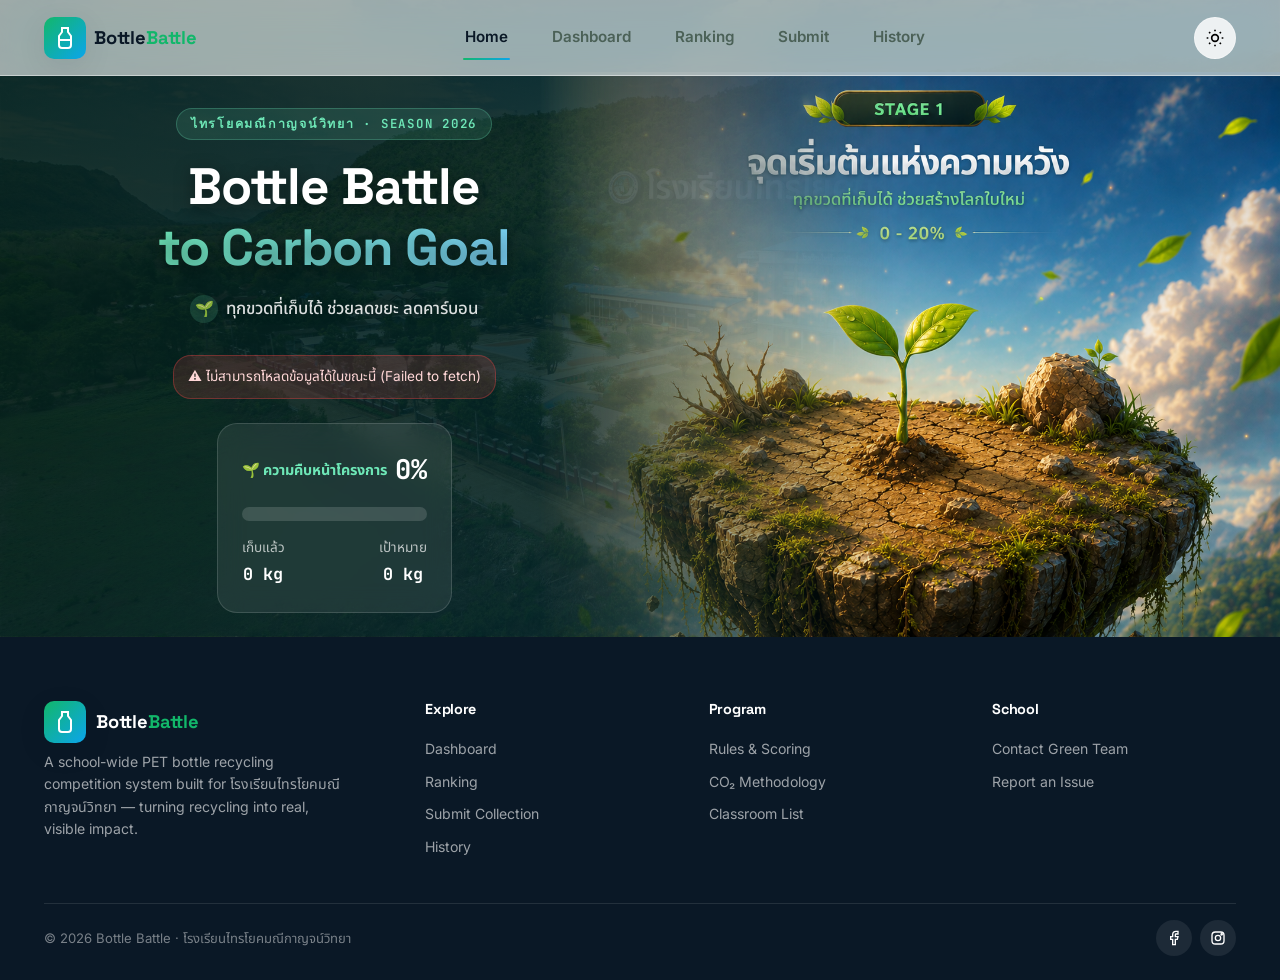
<file: index.html>
<!DOCTYPE html>
<html lang="th">
<head>
<meta charset="UTF-8">
<meta name="viewport" content="width=device-width, initial-scale=1.0">
<title>Bottle Battle | PET Bottle Collection Competition</title>
<meta name="description" content="Bottle Battle is a school-wide PET bottle recycling competition system. Track classroom rankings, CO₂ savings, and submit collections in real time.">
<meta name="theme-color" content="#0a7a4c">
<link rel="icon" href="images/favicon.svg" type="image/svg+xml">
<link rel="preconnect" href="https://fonts.googleapis.com">
<link rel="preconnect" href="https://fonts.gstatic.com" crossorigin>
<link href="https://fonts.googleapis.com/css2?family=Space+Grotesk:wght@500;700&family=Inter:wght@400;500;600;700&family=JetBrains+Mono:wght@500;700&family=Noto+Sans+Thai:wght@400;500;600;700&display=swap" rel="stylesheet">
<link rel="stylesheet" href="css/style.css?v=1783432248">
</head>
<body>

<a class="skip-link" href="#main">Skip to content</a>

<!-- Loading Screen -->
<div class="loading-screen" role="status" aria-label="Loading">
  <div class="loading-bottle">
    <svg viewBox="0 0 60 100" xmlns="http://www.w3.org/2000/svg">
      <path d="M22 6h16v14c6 6 8 10 8 20v46a6 6 0 0 1-6 6H20a6 6 0 0 1-6-6V40c0-10 2-14 8-20V6z" fill="none" stroke="#eafff5" stroke-width="3"/>
      <clipPath id="loadClip"><path d="M22 6h16v14c6 6 8 10 8 20v46a6 6 0 0 1-6 6H20a6 6 0 0 1-6-6V40c0-10 2-14 8-20V6z"/></clipPath>
      <g clip-path="url(#loadClip)" class="loading-fill">
        <rect x="10" y="55" width="40" height="45" fill="#12b76a"/>
      </g>
    </svg>
  </div>
  <p class="loading-text">Loading Bottle Battle…</p>
</div>

<!-- Navbar -->
<header class="navbar">
  <div class="container">
    <a href="index.html" class="brand">
      <span class="brand-logo">
        <svg viewBox="0 0 24 24" fill="none" stroke="#fff" stroke-width="2"><path d="M9 2h6v4l3 4v9a3 3 0 0 1-3 3H9a3 3 0 0 1-3-3v-9l3-4V2z"/><path d="M6 14h12"/></svg>
      </span>
      <span class="brand-name">Bottle<span>Battle</span></span>
    </a>
    <nav class="nav-links" id="navLinks">
      <a href="index.html" class="is-active">Home</a>
      <a href="dashboard.html">Dashboard</a>
      <a href="ranking.html">Ranking</a>
      <a href="submit.html">Submit</a>
      <a href="history.html">History</a>
    </nav>
    <div class="nav-actions">
      <button class="theme-toggle" aria-label="Toggle dark mode">
        <svg class="icon-sun" viewBox="0 0 24 24" fill="none" stroke="currentColor" stroke-width="2"><circle cx="12" cy="12" r="4"/><path d="M12 2v2M12 20v2M4.9 4.9l1.4 1.4M17.7 17.7l1.4 1.4M2 12h2M20 12h2M4.9 19.1l1.4-1.4M17.7 6.3l1.4-1.4"/></svg>
        <svg class="icon-moon" viewBox="0 0 24 24" fill="none" stroke="currentColor" stroke-width="2"><path d="M21 12.8A9 9 0 1 1 11.2 3 7 7 0 0 0 21 12.8Z"/></svg>
      </button>
      <button class="nav-toggle" id="navToggle" aria-label="Toggle menu" aria-expanded="false">
        <span></span><span></span><span></span>
      </button>
    </div>
  </div>
</header>

<main id="main">
  <!-- World Hero -->
  <section class="world-hero">
    <div class="world-hero-visual reveal is-visible">
      <div class="world-image-frame">
        <img id="worldStageImage" src="images/world-stage-1.png" alt="เกาะแห่งชีวิต — ภาพความคืบหน้าตามน้ำหนักขวดที่เก็บได้">
      </div>
    </div>

 <div class="world-hero-inner">
  <div class="world-hero-copy reveal is-visible">
    <span class="eyebrow">ไทรโยคมณีกาญจน์วิทยา · SEASON 2026</span>

    <h1 class="world-title">
      Bottle Battle<br>
      <span class="accent">to Carbon Goal</span>
    </h1>

    <p class="world-subtitle">
      <span class="world-subtitle-icon">🌱</span>
      ทุกขวดที่เก็บได้ ช่วยลดขยะ ลดคาร์บอน
    </p>

    <p class="world-status" id="worldStatus" style="display:none;"></p>
        <div class="hero-progress-card">
          <div class="progress-top">
            <span>🌱 ความคืบหน้าโครงการ</span>
            <strong id="worldProgressPct">0%</strong>
          </div>
          <div class="progress-bar">
            <div id="worldProgressFill" style="width:0%;"></div>
          </div>
          <div class="progress-bottom">
            <span>เก็บแล้ว <strong id="worldCurrentKg">0 kg</strong></span>
            <span>เป้าหมาย <strong id="worldTargetKg">0 kg</strong></span>
          </div>
        </div>
      </div>
    </div>
  </section>

</main>

<!-- Footer -->
<footer class="site-footer">
  <div class="container">
    <div class="footer-grid">
      <div>
        <div class="footer-brand">
          <span class="brand-logo"><svg viewBox="0 0 24 24" fill="none" stroke="#fff" stroke-width="2"><path d="M9 2h6v4l3 4v9a3 3 0 0 1-3 3H9a3 3 0 0 1-3-3v-9l3-4V2z"/></svg></span>
          <span class="brand-name">Bottle<span>Battle</span></span>
        </div>
        <p class="footer-about">A school-wide PET bottle recycling competition system built for โรงเรียนไทรโยคมณีกาญจน์วิทยา — turning recycling into real, visible impact.</p>
      </div>
      <div class="footer-col">
        <h4>Explore</h4>
        <a href="dashboard.html">Dashboard</a>
        <a href="ranking.html">Ranking</a>
        <a href="submit.html">Submit Collection</a>
        <a href="history.html">History</a>
      </div>
      <div class="footer-col">
        <h4>Program</h4>
        <a href="#">Rules &amp; Scoring</a>
        <a href="#">CO₂ Methodology</a>
        <a href="#">Classroom List</a>
      </div>
      <div class="footer-col">
        <h4>School</h4>
        <a href="#">Contact Green Team</a>
        <a href="#">Report an Issue</a>
      </div>
    </div>
    <div class="footer-bottom">
      <span>&copy; <span class="js-year"></span> Bottle Battle · โรงเรียนไทรโยคมณีกาญจน์วิทยา</span>
      <div class="footer-social">
        <a href="#" aria-label="Facebook"><svg viewBox="0 0 24 24" fill="none" stroke="#fff" stroke-width="2"><path d="M18 2h-3a5 5 0 0 0-5 5v3H7v4h3v8h4v-8h3l1-4h-4V7a1 1 0 0 1 1-1h3z"/></svg></a>
        <a href="#" aria-label="Instagram"><svg viewBox="0 0 24 24" fill="none" stroke="#fff" stroke-width="2"><rect x="3" y="3" width="18" height="18" rx="5"/><circle cx="12" cy="12" r="4"/><circle cx="17.5" cy="6.5" r="1"/></svg></a>
      </div>
    </div>
  </div>
</footer>

<script src="js/config.js?v=1783432248"></script>
<script src="js/api.js?v=1783432248"></script>
<script src="js/main.js?v=1783432248"></script>
<script src="js/home.js?v=1783432248"></script>
</body>
</html>
</file>
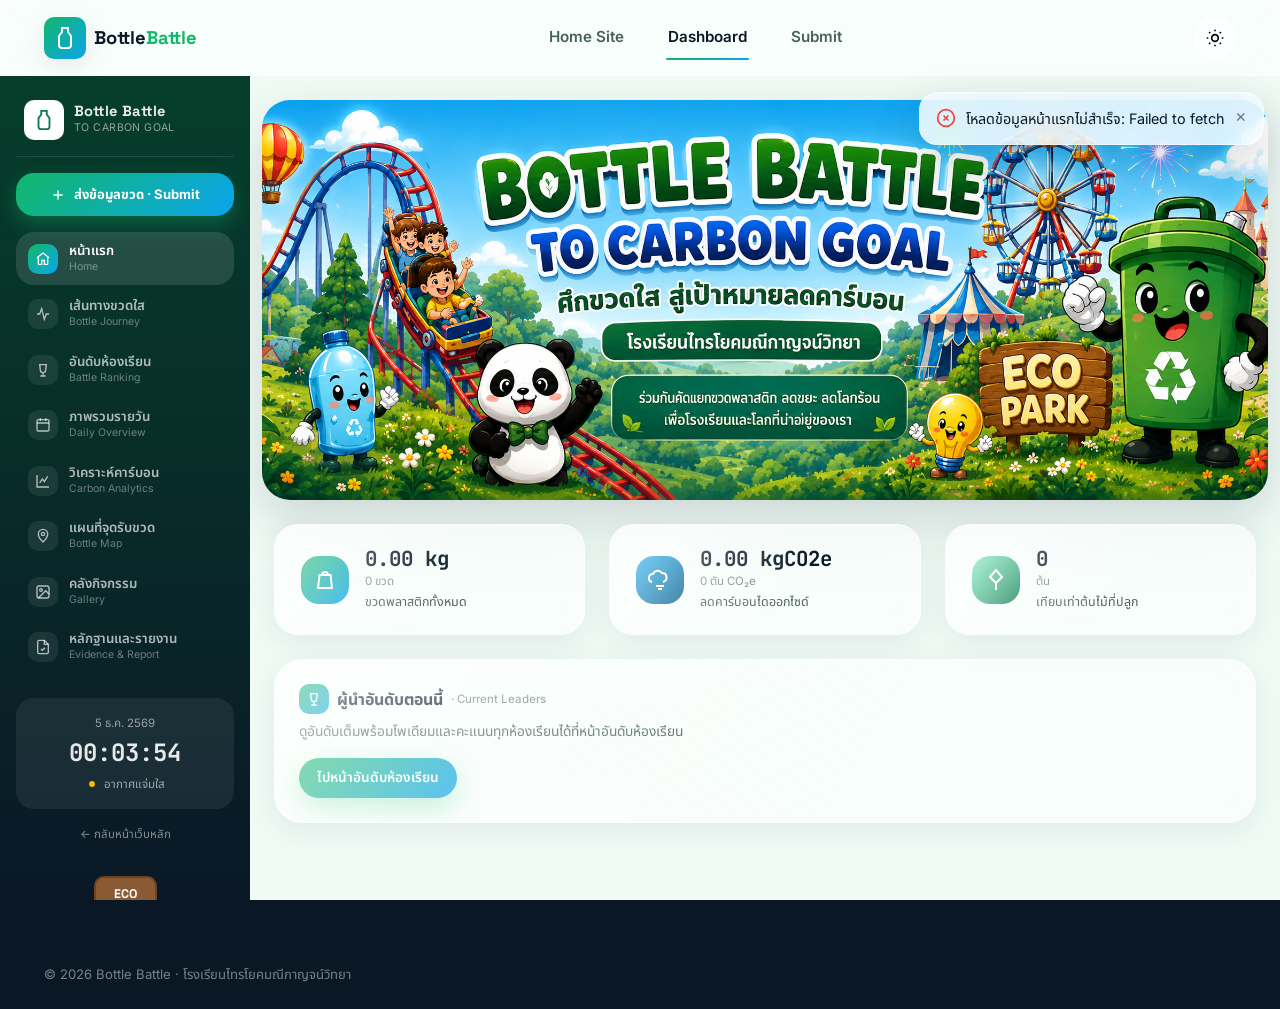
<file: dashboard.html>
<!DOCTYPE html>
<html lang="th">
<head>
<meta charset="UTF-8">
<meta name="viewport" content="width=device-width, initial-scale=1.0">
<title>หน้าแรก | Bottle Battle</title>
<meta name="description" content="Bottle Battle home dashboard — live KPIs, top classroom ranking, and quick links to every part of the PET bottle collection competition system.">
<link rel="icon" href="images/favicon.svg" type="image/svg+xml">
<link rel="preconnect" href="https://fonts.googleapis.com">
<link href="https://fonts.googleapis.com/css2?family=Space+Grotesk:wght@500;700&family=Inter:wght@400;500;600;700&family=JetBrains+Mono:wght@500;700&family=Noto+Sans+Thai:wght@400;500;600;700&display=swap" rel="stylesheet">
<link rel="stylesheet" href="css/style.css">
<link rel="stylesheet" href="css/dashboard.css">
</head>
<body>

<a class="skip-link" href="#main">Skip to content</a>

<div class="loading-screen" role="status" aria-label="Loading">
  <div class="loading-bottle">
    <svg viewBox="0 0 60 100" xmlns="http://www.w3.org/2000/svg">
      <path d="M22 6h16v14c6 6 8 10 8 20v46a6 6 0 0 1-6 6H20a6 6 0 0 1-6-6V40c0-10 2-14 8-20V6z" fill="none" stroke="#eafff5" stroke-width="3"/>
      <clipPath id="loadClip2"><path d="M22 6h16v14c6 6 8 10 8 20v46a6 6 0 0 1-6 6H20a6 6 0 0 1-6-6V40c0-10 2-14 8-20V6z"/></clipPath>
      <g clip-path="url(#loadClip2)" class="loading-fill"><rect x="10" y="55" width="40" height="45" fill="#12b76a"/></g>
    </svg>
  </div>
  <p class="loading-text">Loading Dashboard…</p>
</div>

<header class="navbar">
  <div class="container">
    <a href="index.html" class="brand">
      <span class="brand-logo"><svg viewBox="0 0 24 24" fill="none" stroke="#fff" stroke-width="2"><path d="M9 2h6v4l3 4v9a3 3 0 0 1-3 3H9a3 3 0 0 1-3-3v-9l3-4V2z"/></svg></span>
      <span class="brand-name">Bottle<span>Battle</span></span>
    </a>
    <nav class="nav-links" id="navLinks">
      <a href="index.html">Home Site</a>
      <a href="dashboard.html" class="is-active">Dashboard</a>
      <a href="submit.html">Submit</a>
    </nav>
    <div class="nav-actions">
      <button class="theme-toggle" aria-label="Toggle dark mode">
        <svg class="icon-sun" viewBox="0 0 24 24" fill="none" stroke="currentColor" stroke-width="2"><circle cx="12" cy="12" r="4"/><path d="M12 2v2M12 20v2M4.9 4.9l1.4 1.4M17.7 17.7l1.4 1.4M2 12h2M20 12h2M4.9 19.1l1.4-1.4M17.7 6.3l1.4-1.4"/></svg>
        <svg class="icon-moon" viewBox="0 0 24 24" fill="none" stroke="currentColor" stroke-width="2"><path d="M21 12.8A9 9 0 1 1 11.2 3 7 7 0 0 0 21 12.8Z"/></svg>
      </button>
      <button class="nav-toggle" id="navToggle" aria-label="Toggle menu" aria-expanded="false"><span></span><span></span><span></span></button>
    </div>
  </div>
</header>

<div class="dash-shell">
  <aside class="dash-sidebar" id="dashSidebar"></aside>
  <button class="dash-sidebar-toggle" id="sidebarToggle" aria-label="Toggle sidebar">
    <svg viewBox="0 0 24 24" fill="none" stroke="currentColor" stroke-width="2"><path d="M4 6h16M4 12h16M4 18h16"/></svg>
  </button>

  <main class="dash-main" id="main">
    <!-- Compact hero banner -->
<section class="dash-hero">
  <img class="dash-hero-img" src="images/hero-banner.png">
  <div class="dash-hero-scrim"></div>
  <div class="dash-hero-copy">
    <span class="eyebrow">LIVE · 8 ก.ค. 2569</span>
  </div>
</section>
    
    
    <!-- KPI row -->
    <section class="kpi-row" id="kpiRow">
      <div class="glass-card kpi-card-h reveal">
        <span class="kpi-icon" style="background:var(--grad-eco);display:flex;align-items:center;justify-content:center;"><svg viewBox="0 0 24 24" fill="none" stroke="#fff" stroke-width="2"><path d="M6.5 7h11l1.5 13H5L6.5 7Z"/><path d="M9 7a3 3 0 0 1 6 0"/></svg></span>
        <div class="kpi-body">
          <div class="kpi-value js-counter" id="kpiWeight" data-target="0" data-decimals="2" data-suffix=" kg">0 kg</div>
          <div class="kpi-sub" id="kpiBottles">0 ขวด</div>
          <div class="kpi-label">ขวดพลาสติกทั้งหมด</div>
        </div>
      </div>
      <div class="glass-card kpi-card-h reveal">
        <span class="kpi-icon" style="background:linear-gradient(135deg,var(--c-blue-500),var(--c-blue-700));display:flex;align-items:center;justify-content:center;"><svg viewBox="0 0 24 24" fill="none" stroke="#fff" stroke-width="2"><path d="M4 14a4 4 0 0 1 1-7.9A5 5 0 0 1 14 5a4.5 4.5 0 0 1 1 8.9"/><path d="M8 18h8M10 21h4"/></svg></span>
        <div class="kpi-body">
          <div class="kpi-value js-counter" id="kpiCo2" data-target="0" data-decimals="2" data-suffix=" kgCO2e">0</div>
          <div class="kpi-sub" id="kpiCo2Tons">0 ตัน CO₂e</div>
          <div class="kpi-label">ลดคาร์บอนไดออกไซด์</div>
        </div>
      </div>
      <div class="glass-card kpi-card-h reveal">
        <span class="kpi-icon" style="background:linear-gradient(135deg,var(--c-green-300),var(--c-green-700));display:flex;align-items:center;justify-content:center;"><svg viewBox="0 0 24 24" fill="none" stroke="#fff" stroke-width="2"><path d="M12 22v-7"/><path d="M12 15 6 9l6-7 6 7-6 6Z"/></svg></span>
        <div class="kpi-body">
          <div class="kpi-value js-counter" id="kpiTrees" data-target="0" data-decimals="0">0</div>
          <div class="kpi-sub">ต้น</div>
          <div class="kpi-label">เทียบเท่าต้นไม้ที่ปลูก</div>
        </div>
      </div>
    </section>

    <!-- Top ranking teaser -->
    <section class="glass-card widget-panel reveal top-ranking-teaser">
      <div class="teaser-copy">
        <div class="widget-title" style="margin-bottom:0;">
          <span class="widget-title-icon"><svg viewBox="0 0 24 24" fill="none" stroke="#fff" stroke-width="2"><path d="M8 21h8M12 17v4M7 4h10l-1 8a4 4 0 0 1-8 0L7 4Z"/></svg></span>
          ผู้นำอันดับตอนนี้ <span class="en">· Current Leaders</span>
        </div>
        <p>ดูอันดับเต็มพร้อมโพเดียมและคะแนนทุกห้องเรียนได้ที่หน้าอันดับห้องเรียน</p>
        <a href="ranking.html" class="btn btn-primary btn-sm">ไปหน้าอันดับห้องเรียน</a>
      </div>
      <div class="mini-podium" id="miniPodium"><div class="skeleton" style="height:80px;width:100%;grid-column:1/-1;"></div></div>
    </section>
  </main>
</div>

<footer class="site-footer">
  <div class="container">
    <div class="footer-bottom" style="border:none;padding-top:0;">
      <span>&copy; <span class="js-year"></span> Bottle Battle · โรงเรียนไทรโยคมณีกาญจน์วิทยา</span>
    </div>
  </div>
</footer>

<script src="js/config.js"></script>
<script src="js/api.js"></script>
<script src="js/main.js"></script>
<script src="js/sidebar.js"></script>
<script src="js/dashboard.js"></script>
</body>
</html>
</file>
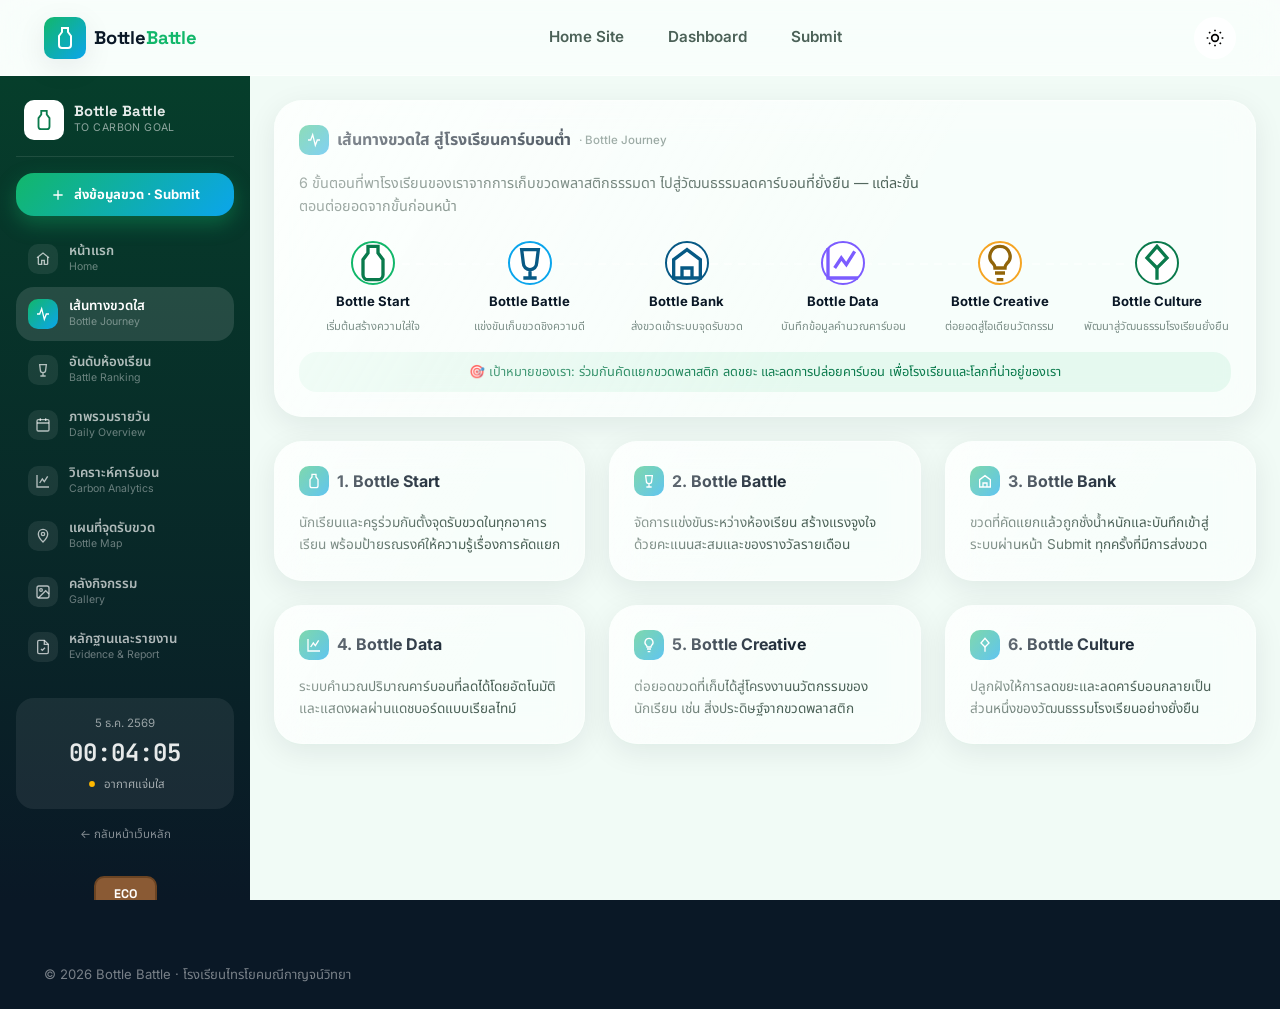
<file: journey.html>
<!DOCTYPE html>
<html lang="th">
<head>
<meta charset="UTF-8">
<meta name="viewport" content="width=device-width, initial-scale=1.0">
<title>เส้นทางขวดใส | Bottle Battle</title>
<meta name="description" content="Bottle Journey — the 6-stage programme pipeline that takes a school from bottle collection to a low-carbon culture.">
<link rel="icon" href="images/favicon.svg" type="image/svg+xml">
<link rel="preconnect" href="https://fonts.googleapis.com">
<link href="https://fonts.googleapis.com/css2?family=Space+Grotesk:wght@500;700&family=Inter:wght@400;500;600;700&family=JetBrains+Mono:wght@500;700&family=Noto+Sans+Thai:wght@400;500;600;700&display=swap" rel="stylesheet">
<link rel="stylesheet" href="css/style.css">
<link rel="stylesheet" href="css/dashboard.css">
</head>
<body>

<a class="skip-link" href="#main">Skip to content</a>

<div class="loading-screen" role="status" aria-label="Loading">
  <div class="loading-bottle">
    <svg viewBox="0 0 60 100" xmlns="http://www.w3.org/2000/svg">
      <path d="M22 6h16v14c6 6 8 10 8 20v46a6 6 0 0 1-6 6H20a6 6 0 0 1-6-6V40c0-10 2-14 8-20V6z" fill="none" stroke="#eafff5" stroke-width="3"/>
      <clipPath id="loadClipJ"><path d="M22 6h16v14c6 6 8 10 8 20v46a6 6 0 0 1-6 6H20a6 6 0 0 1-6-6V40c0-10 2-14 8-20V6z"/></clipPath>
      <g clip-path="url(#loadClipJ)" class="loading-fill"><rect x="10" y="55" width="40" height="45" fill="#12b76a"/></g>
    </svg>
  </div>
  <p class="loading-text">Loading…</p>
</div>

<header class="navbar">
  <div class="container">
    <a href="index.html" class="brand">
      <span class="brand-logo"><svg viewBox="0 0 24 24" fill="none" stroke="#fff" stroke-width="2"><path d="M9 2h6v4l3 4v9a3 3 0 0 1-3 3H9a3 3 0 0 1-3-3v-9l3-4V2z"/></svg></span>
      <span class="brand-name">Bottle<span>Battle</span></span>
    </a>
    <nav class="nav-links" id="navLinks">
      <a href="index.html">Home Site</a>
      <a href="dashboard.html">Dashboard</a>
      <a href="submit.html">Submit</a>
    </nav>
    <div class="nav-actions">
      <button class="theme-toggle" aria-label="Toggle dark mode">
        <svg class="icon-sun" viewBox="0 0 24 24" fill="none" stroke="currentColor" stroke-width="2"><circle cx="12" cy="12" r="4"/><path d="M12 2v2M12 20v2M4.9 4.9l1.4 1.4M17.7 17.7l1.4 1.4M2 12h2M20 12h2M4.9 19.1l1.4-1.4M17.7 6.3l1.4-1.4"/></svg>
        <svg class="icon-moon" viewBox="0 0 24 24" fill="none" stroke="currentColor" stroke-width="2"><path d="M21 12.8A9 9 0 1 1 11.2 3 7 7 0 0 0 21 12.8Z"/></svg>
      </button>
      <button class="nav-toggle" id="navToggle" aria-label="Toggle menu" aria-expanded="false"><span></span><span></span><span></span></button>
    </div>
  </div>
</header>

<div class="dash-shell">
  <aside class="dash-sidebar" id="dashSidebar"></aside>
  <button class="dash-sidebar-toggle" id="sidebarToggle" aria-label="Toggle sidebar">
    <svg viewBox="0 0 24 24" fill="none" stroke="currentColor" stroke-width="2"><path d="M4 6h16M4 12h16M4 18h16"/></svg>
  </button>

  <main class="dash-main" id="main">
    <section class="glass-card journey-widget reveal">
      <div class="widget-title">
        <span class="widget-title-icon"><svg viewBox="0 0 24 24" fill="none" stroke="#fff" stroke-width="2"><path d="M3 12h4l3-8 4 16 3-8h4"/></svg></span>
        เส้นทางขวดใส สู่โรงเรียนคาร์บอนต่ำ <span class="en">· Bottle Journey</span>
      </div>
      <p style="color:var(--text-secondary);font-size:0.9rem;margin-bottom:var(--space-4);max-width:70ch;">6 ขั้นตอนที่พาโรงเรียนของเราจากการเก็บขวดพลาสติกธรรมดา ไปสู่วัฒนธรรมลดคาร์บอนที่ยั่งยืน — แต่ละขั้นตอนต่อยอดจากขั้นก่อนหน้า</p>
      <div class="journey-track" id="journeyTrack"><!-- injected by journey.js --></div>
      <div class="journey-goal">🎯 เป้าหมายของเรา: ร่วมกันคัดแยกขวดพลาสติก ลดขยะ และลดการปล่อยคาร์บอน เพื่อโรงเรียนและโลกที่น่าอยู่ของเรา</div>
    </section>

    <section class="widgets-row cols-3-even" id="journeyDetailGrid"><!-- injected by journey.js --></section>
  </main>
</div>

<footer class="site-footer">
  <div class="container">
    <div class="footer-bottom" style="border:none;padding-top:0;">
      <span>&copy; <span class="js-year"></span> Bottle Battle · โรงเรียนไทรโยคมณีกาญจน์วิทยา</span>
    </div>
  </div>
</footer>

<script src="js/config.js"></script>
<script src="js/api.js"></script>
<script src="js/main.js"></script>
<script src="js/sidebar.js"></script>
<script src="js/journey.js"></script>
</body>
</html>
</file>
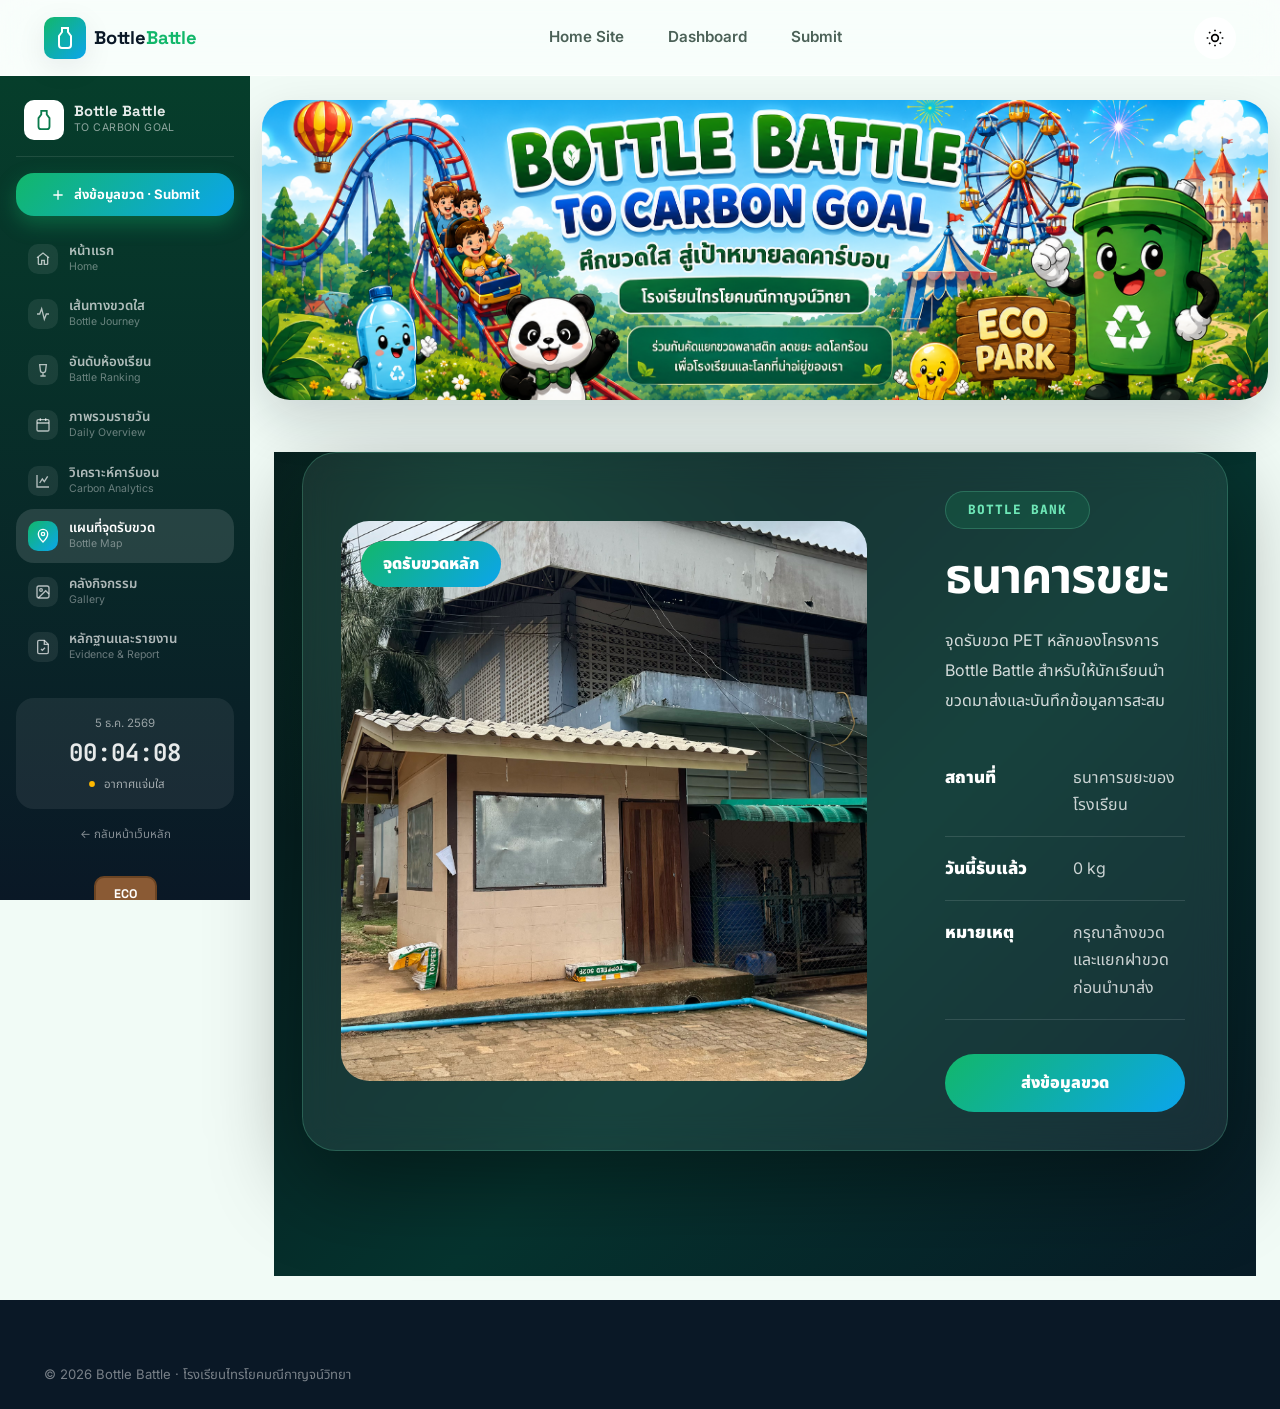
<file: map.html>
<!DOCTYPE html>
<html lang="th">
<head>
<meta charset="UTF-8">
<meta name="viewport" content="width=device-width, initial-scale=1.0">
<title>แผนที่จุดรับขวด | Bottle Battle</title>
<meta name="description" content="Bottle Map — collection points across the school campus.">
<link rel="icon" href="images/favicon.svg" type="image/svg+xml">
<link rel="preconnect" href="https://fonts.googleapis.com">
<link href="https://fonts.googleapis.com/css2?family=Space+Grotesk:wght@500;700&family=Inter:wght@400;500;600;700&family=JetBrains+Mono:wght@500;700&family=Noto+Sans+Thai:wght@400;500;600;700&display=swap" rel="stylesheet">
<link rel="stylesheet" href="css/style.css">
<link rel="stylesheet" href="css/dashboard.css">
</head>

<body>
<a class="skip-link" href="#main">Skip to content</a>

<div class="loading-screen" role="status" aria-label="Loading">
  <div class="loading-bottle">
    <svg viewBox="0 0 60 100" xmlns="http://www.w3.org/2000/svg">
      <path d="M22 6h16v14c6 6 8 10 8 20v46a6 6 0 0 1-6 6H20a6 6 0 0 1-6-6V40c0-10 2-14 8-20V6z" fill="none" stroke="#eafff5" stroke-width="3"/>
      <clipPath id="loadClipM"><path d="M22 6h16v14c6 6 8 10 8 20v46a6 6 0 0 1-6 6H20a6 6 0 0 1-6-6V40c0-10 2-14 8-20V6z"/></clipPath>
      <g clip-path="url(#loadClipM)" class="loading-fill">
        <rect x="10" y="55" width="40" height="45" fill="#12b76a"/>
      </g>
    </svg>
  </div>
  <p class="loading-text">Loading…</p>
</div>

<header class="navbar">
  <div class="container">
    <a href="index.html" class="brand">
      <span class="brand-logo">
        <svg viewBox="0 0 24 24" fill="none" stroke="#fff" stroke-width="2">
          <path d="M9 2h6v4l3 4v9a3 3 0 0 1-3 3H9a3 3 0 0 1-3-3v-9l3-4V2z"/>
        </svg>
      </span>
      <span class="brand-name">Bottle<span>Battle</span></span>
    </a>

    <nav class="nav-links" id="navLinks">
      <a href="index.html">Home Site</a>
      <a href="dashboard.html">Dashboard</a>
      <a href="submit.html">Submit</a>
    </nav>

    <div class="nav-actions">
      <button class="theme-toggle" aria-label="Toggle dark mode">
        <svg class="icon-sun" viewBox="0 0 24 24" fill="none" stroke="currentColor" stroke-width="2">
          <circle cx="12" cy="12" r="4"/>
          <path d="M12 2v2M12 20v2M4.9 4.9l1.4 1.4M17.7 17.7l1.4 1.4M2 12h2M20 12h2M4.9 19.1l1.4-1.4M17.7 6.3l1.4-1.4"/>
        </svg>
        <svg class="icon-moon" viewBox="0 0 24 24" fill="none" stroke="currentColor" stroke-width="2">
          <path d="M21 12.8A9 9 0 1 1 11.2 3 7 7 0 0 0 21 12.8Z"/>
        </svg>
      </button>

      <button class="nav-toggle" id="navToggle" aria-label="Toggle menu" aria-expanded="false">
        <span></span><span></span><span></span>
      </button>
    </div>
  </div>
</header>

<div class="dash-shell bank-shell">
  <aside class="dash-sidebar" id="dashSidebar"></aside>

  <button class="dash-sidebar-toggle" id="sidebarToggle" aria-label="Toggle sidebar">
    <svg viewBox="0 0 24 24" fill="none" stroke="currentColor" stroke-width="2">
      <path d="M4 6h16M4 12h16M4 18h16"/>
    </svg>
  </button>

  <main id="main" class="dash-main bank-main">

    <section class="dash-hero">
      <img class="dash-hero-img" src="images/hero-banner.png" alt="Bottle Battle to Carbon Goal">
      <div class="dash-hero-scrim"></div>
      <div class="dash-hero-copy">
        <span class="eyebrow">BOTTLE MAP</span>
        <h1>แผนที่จุดรับขวด</h1>
        <p>จุดรับขวด PET หลักของโครงการ Bottle Battle</p>
      </div>
    </section>

    <section class="bottle-bank-section">
      <div class="bottle-bank-card">

        <div class="bank-photo">
          <img src="images/bottle-bank.jpg" alt="ธนาคารขยะ">
          <span class="bank-status">จุดรับขวดหลัก</span>
        </div>

        <div class="bank-info">
          <span class="bank-label">Bottle Bank</span>
          <h2>ธนาคารขยะ</h2>
          <p>
            จุดรับขวด PET หลักของโครงการ Bottle Battle
            สำหรับให้นักเรียนนำขวดมาส่งและบันทึกข้อมูลการสะสม
          </p>

          <div class="bank-detail">
            <div>
              <strong>สถานที่</strong>
              <span>ธนาคารขยะของโรงเรียน</span>
            </div>
            <div>
              <strong>วันนี้รับแล้ว</strong>
              <span id="mapTotal">0 kg</span>
            </div>
            <div>
              <strong>หมายเหตุ</strong>
              <span>กรุณาล้างขวดและแยกฝาขวดก่อนนำมาส่ง</span>
            </div>
          </div>

          <a href="submit.html" class="bank-submit-btn">ส่งข้อมูลขวด</a>
        </div>

      </div>
    </section>

  </main>
</div>

<footer class="site-footer">
  <div class="container">
    <div class="footer-bottom" style="border:none;padding-top:0;">
      <span>&copy; <span class="js-year"></span> Bottle Battle · โรงเรียนไทรโยคมณีกาญจน์วิทยา</span>
    </div>
  </div>
</footer>

<script src="js/config.js"></script>
<script src="js/api.js"></script>
<script src="js/main.js"></script>
<script src="js/map.js"></script>
<script src="js/sidebar.js"></script>
</body>
</html>
</file>
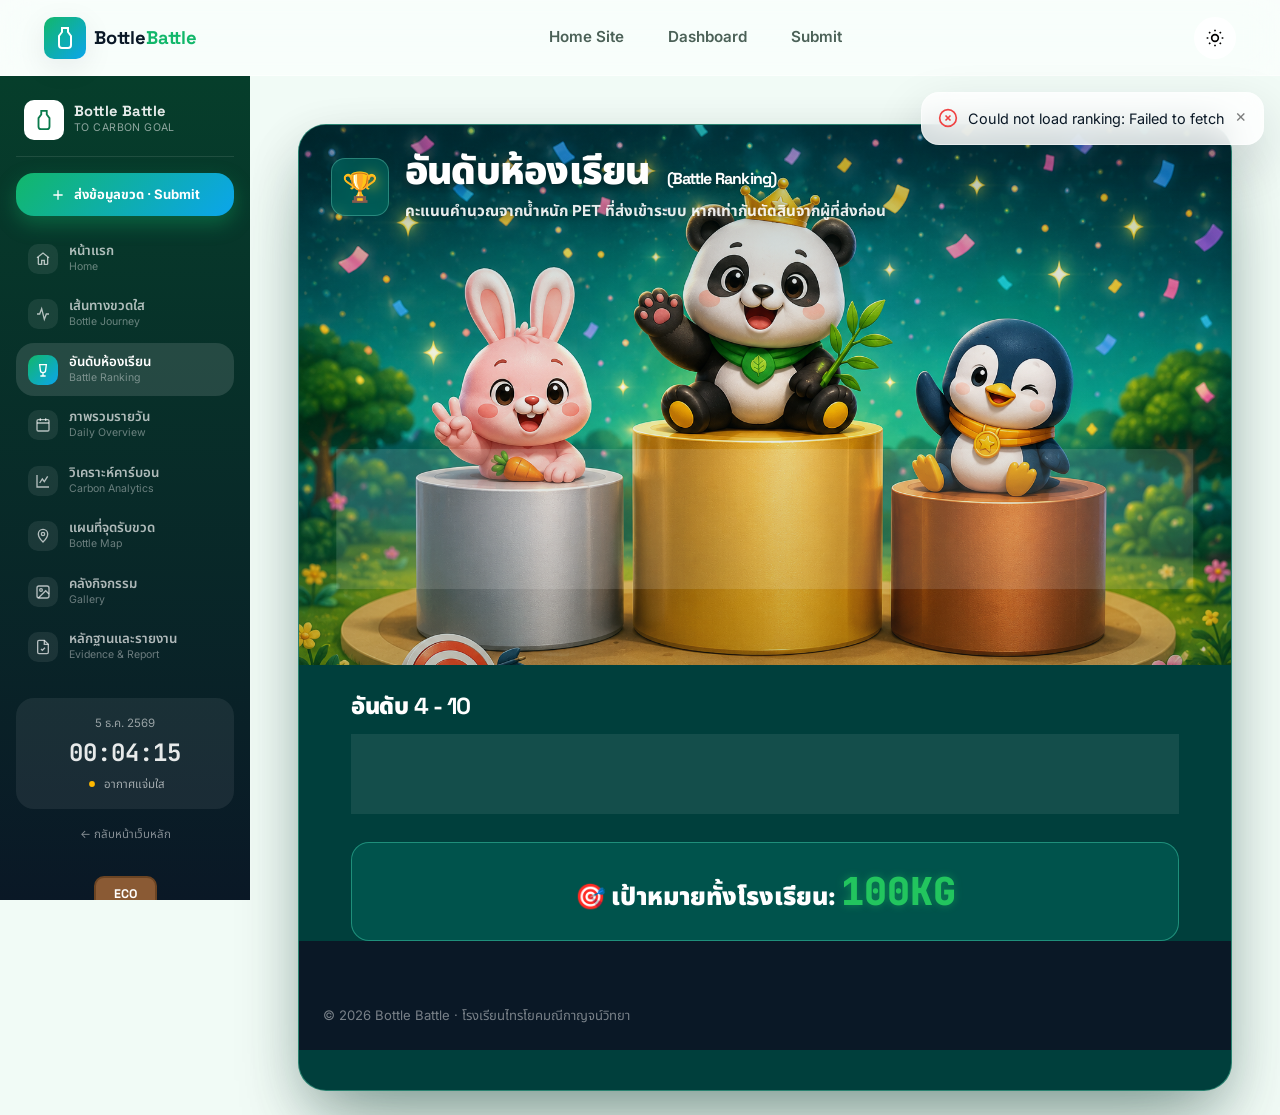
<file: ranking.html>
<!DOCTYPE html>
<html lang="th">
<head>
<meta charset="UTF-8">
<meta name="viewport" content="width=device-width, initial-scale=1.0">
<title>อันดับห้องเรียน | Bottle Battle</title>
<meta name="description" content="Live classroom ranking for the Bottle Battle PET bottle competition — podium, points, and badges.">
<link rel="icon" href="images/favicon.svg" type="image/svg+xml">
<link rel="preconnect" href="https://fonts.googleapis.com">
<link href="https://fonts.googleapis.com/css2?family=Space+Grotesk:wght@500;700&family=Inter:wght@400;500;600;700&family=JetBrains+Mono:wght@500;700&family=Noto+Sans+Thai:wght@400;500;600;700&display=swap" rel="stylesheet">
<link rel="stylesheet" href="css/style.css">
<link rel="stylesheet" href="css/dashboard.css">
<link rel="stylesheet" href="css/ranking.css">
</head>
<body>
<a class="skip-link" href="#main">Skip to content</a>
<div class="loading-screen" role="status" aria-label="Loading">
  <div class="loading-bottle">
    <svg viewBox="0 0 60 100" xmlns="http://www.w3.org/2000/svg">
      <path d="M22 6h16v14c6 6 8 10 8 20v46a6 6 0 0 1-6 6H20a6 6 0 0 1-6-6V40c0-10 2-14 8-20V6z" fill="none" stroke="#eafff5" stroke-width="3"/>
      <clipPath id="loadClip3"><path d="M22 6h16v14c6 6 8 10 8 20v46a6 6 0 0 1-6 6H20a6 6 0 0 1-6-6V40c0-10 2-14 8-20V6z"/></clipPath>
      <g clip-path="url(#loadClip3)" class="loading-fill"><rect x="10" y="55" width="40" height="45" fill="#12b76a"/></g>
    </svg>
  </div>
  <p class="loading-text">Loading Ranking…</p>
</div>
<header class="navbar">
  <div class="container">
    <a href="index.html" class="brand">
      <span class="brand-logo"><svg viewBox="0 0 24 24" fill="none" stroke="#fff" stroke-width="2"><path d="M9 2h6v4l3 4v9a3 3 0 0 1-3 3H9a3 3 0 0 1-3-3v-9l3-4V2z"/></svg></span>
      <span class="brand-name">Bottle<span>Battle</span></span>
    </a>
    <nav class="nav-links" id="navLinks">
      <a href="index.html">Home Site</a>
      <a href="dashboard.html">Dashboard</a>
      <a href="submit.html">Submit</a>
    </nav>
    <div class="nav-actions">
      <button class="theme-toggle" aria-label="Toggle dark mode">
        <svg class="icon-sun" viewBox="0 0 24 24" fill="none" stroke="currentColor" stroke-width="2"><circle cx="12" cy="12" r="4"/><path d="M12 2v2M12 20v2M4.9 4.9l1.4 1.4M17.7 17.7l1.4 1.4M2 12h2M20 12h2M4.9 19.1l1.4-1.4M17.7 6.3l1.4-1.4"/></svg>
        <svg class="icon-moon" viewBox="0 0 24 24" fill="none" stroke="currentColor" stroke-width="2"><path d="M21 12.8A9 9 0 1 1 11.2 3 7 7 0 0 0 21 12.8Z"/></svg>
      </button>
      <button class="nav-toggle" id="navToggle" aria-label="Toggle menu" aria-expanded="false"><span></span><span></span><span></span></button>
    </div>
  </div>
</header>

<div class="dash-shell">
  <aside class="dash-sidebar" id="dashSidebar"></aside>
  <button class="dash-sidebar-toggle" id="sidebarToggle" aria-label="Toggle sidebar">
    <svg viewBox="0 0 24 24" fill="none" stroke="currentColor" stroke-width="2"><path d="M4 6h16M4 12h16M4 18h16"/></svg>
  </button>

  <main id="main" class="dash-main ranking-main">
  <div class="container">
    <div class="ranking-card reveal">

      <!-- Background image lives only in this top strip (header + podium) -->
      <div class="ranking-hero-strip">
        <div class="hero-bg-orb orb-1"></div>
        <div class="hero-bg-orb orb-2"></div>

        <div class="ranking-card-head">
          <span class="ranking-card-icon">🏆</span>
          <div>
            <h1>อันดับห้องเรียน <span class="en">(Battle Ranking)</span></h1>
            <p>คะแนนคำนวณจากน้ำหนัก PET ที่ส่งเข้าระบบ หากเท่ากันตัดสินจากผู้ที่ส่งก่อน</p>
          </div>
        </div>

        <!-- Podium -->
        <div class="podium podium--card" id="podium">
          <div class="skeleton" style="height:140px;width:100%;grid-column:1/-1;background:rgba(255,255,255,0.12);"></div>
        </div>
      </div>

      <!-- Rank 4-10 (plain dark background, no image) -->
      <div class="rank-grid-section">
        <h3 class="rank-grid-title">อันดับ 4 - 10</h3>
        <div class="rank-grid" id="rankGrid">
          <div class="skeleton" style="height:80px;width:100%;grid-column:1/-1;background:rgba(255,255,255,0.08);"></div>
        </div>
      </div>

    <!-- Target note -->
<div class="ranking-target-note">
    🎯 เป้าหมายทั้งโรงเรียน:
    <strong class="target-goal">100KG</strong>
</div>

<footer class="site-footer">
  <div class="container">
    <div class="footer-bottom" style="border:none;padding-top:0;">
      <span>&copy; <span class="js-year"></span> Bottle Battle · โรงเรียนไทรโยคมณีกาญจน์วิทยา</span>
    </div>
  </div>
</footer>

<script src="js/config.js"></script>
<script src="js/api.js"></script>
<script src="js/main.js"></script>
<script src="js/sidebar.js"></script>
<script src="js/ranking.js"></script>
</body>
</html>
</file>
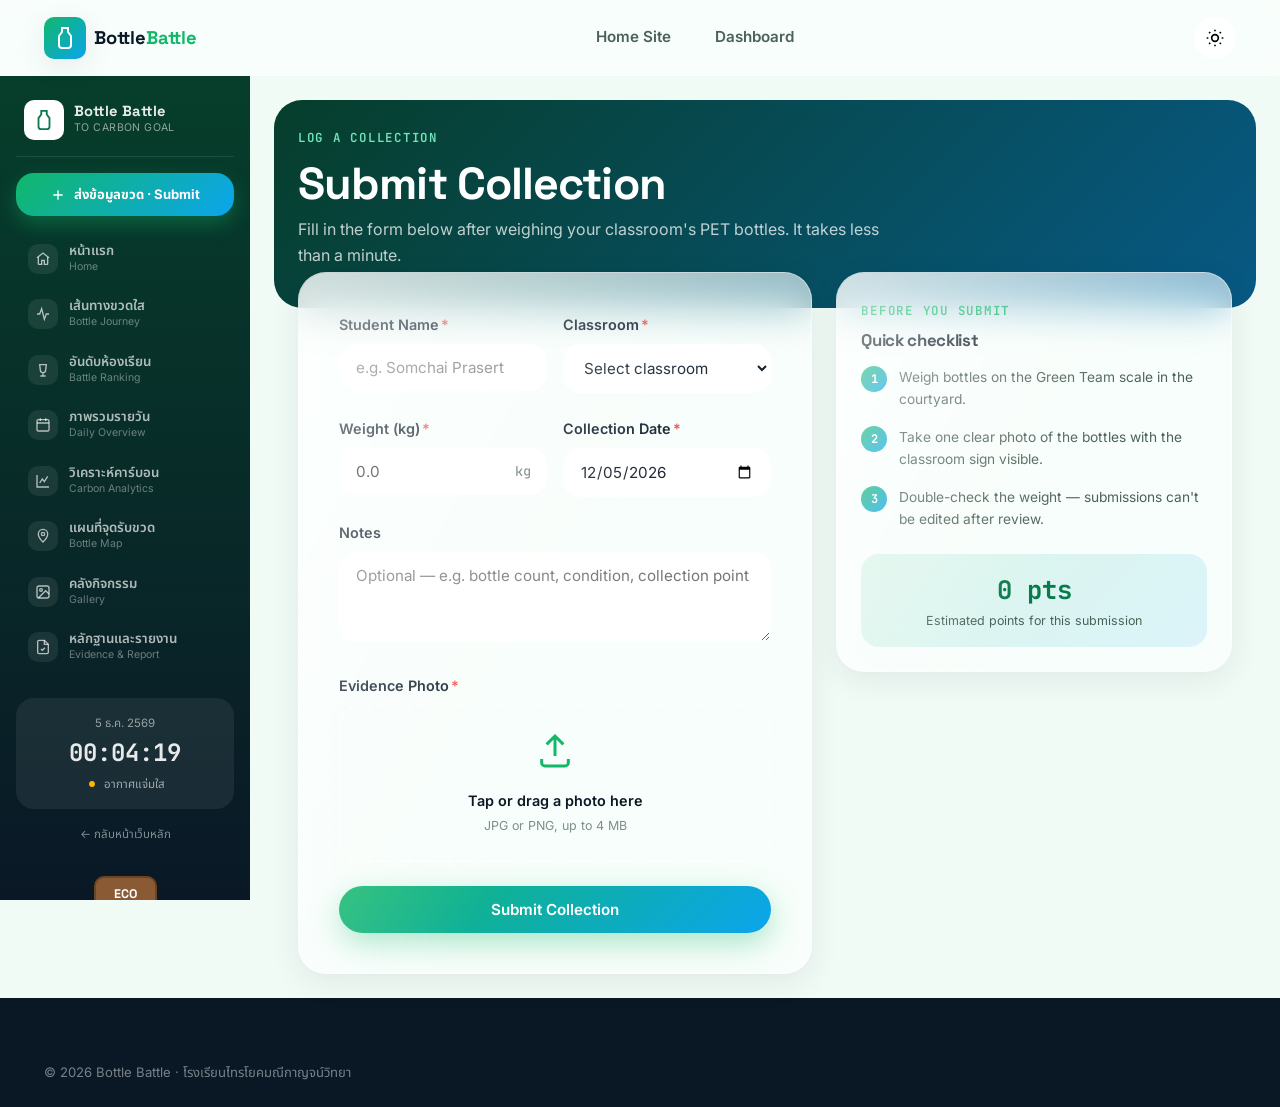
<file: submit.html>
<!DOCTYPE html>
<html lang="th">
<head>
<meta charset="UTF-8">
<meta name="viewport" content="width=device-width, initial-scale=1.0">
<title>ส่งข้อมูลขวด | Bottle Battle</title>
<meta name="description" content="Submit your classroom's PET bottle collection weight and evidence photo for Bottle Battle.">
<link rel="icon" href="images/favicon.svg" type="image/svg+xml">
<link rel="preconnect" href="https://fonts.googleapis.com">
<link href="https://fonts.googleapis.com/css2?family=Space+Grotesk:wght@500;700&family=Inter:wght@400;500;600;700&family=JetBrains+Mono:wght@500;700&family=Noto+Sans+Thai:wght@400;500;600;700&display=swap" rel="stylesheet">
<link rel="stylesheet" href="css/style.css">
<link rel="stylesheet" href="css/dashboard.css">
<link rel="stylesheet" href="css/submit.css">
</head>
<body>

<a class="skip-link" href="#main">Skip to content</a>

<div class="loading-screen" role="status" aria-label="Loading">
  <div class="loading-bottle">
    <svg viewBox="0 0 60 100" xmlns="http://www.w3.org/2000/svg">
      <path d="M22 6h16v14c6 6 8 10 8 20v46a6 6 0 0 1-6 6H20a6 6 0 0 1-6-6V40c0-10 2-14 8-20V6z" fill="none" stroke="#eafff5" stroke-width="3"/>
      <clipPath id="loadClip4"><path d="M22 6h16v14c6 6 8 10 8 20v46a6 6 0 0 1-6 6H20a6 6 0 0 1-6-6V40c0-10 2-14 8-20V6z"/></clipPath>
      <g clip-path="url(#loadClip4)" class="loading-fill"><rect x="10" y="55" width="40" height="45" fill="#12b76a"/></g>
    </svg>
  </div>
  <p class="loading-text">Loading Submit Form…</p>
</div>

<header class="navbar">
  <div class="container">
    <a href="index.html" class="brand">
      <span class="brand-logo"><svg viewBox="0 0 24 24" fill="none" stroke="#fff" stroke-width="2"><path d="M9 2h6v4l3 4v9a3 3 0 0 1-3 3H9a3 3 0 0 1-3-3v-9l3-4V2z"/></svg></span>
      <span class="brand-name">Bottle<span>Battle</span></span>
    </a>
    <nav class="nav-links" id="navLinks">
      <a href="index.html">Home Site</a>
      <a href="dashboard.html">Dashboard</a>
    </nav>
    <div class="nav-actions">
      <button class="theme-toggle" aria-label="Toggle dark mode">
        <svg class="icon-sun" viewBox="0 0 24 24" fill="none" stroke="currentColor" stroke-width="2"><circle cx="12" cy="12" r="4"/><path d="M12 2v2M12 20v2M4.9 4.9l1.4 1.4M17.7 17.7l1.4 1.4M2 12h2M20 12h2M4.9 19.1l1.4-1.4M17.7 6.3l1.4-1.4"/></svg>
        <svg class="icon-moon" viewBox="0 0 24 24" fill="none" stroke="currentColor" stroke-width="2"><path d="M21 12.8A9 9 0 1 1 11.2 3 7 7 0 0 0 21 12.8Z"/></svg>
      </button>
      <button class="nav-toggle" id="navToggle" aria-label="Toggle menu" aria-expanded="false"><span></span><span></span><span></span></button>
    </div>
  </div>
</header>

<div class="dash-shell">
  <aside class="dash-sidebar" id="dashSidebar"></aside>
  <button class="dash-sidebar-toggle" id="sidebarToggle" aria-label="Toggle sidebar">
    <svg viewBox="0 0 24 24" fill="none" stroke="currentColor" stroke-width="2"><path d="M4 6h16M4 12h16M4 18h16"/></svg>
  </button>

  <main id="main" class="dash-main submit-main">
  <section class="page-hero">
    <div class="hero-bg-orb orb-1"></div>
    <div class="hero-bg-orb orb-2"></div>
    <div class="container">
      <span class="eyebrow">Log a collection</span>
      <h1>Submit Collection</h1>
      <p>Fill in the form below after weighing your classroom's PET bottles. It takes less than a minute.</p>
    </div>
  </section>

  <div class="container">
    <div class="submit-layout">
      <form class="glass-card form-panel" id="submitForm" novalidate>
        <div class="form-row">
          <div class="form-group">
            <label for="studentName">Student Name<span class="required">*</span></label>
            <input class="form-control" type="text" id="studentName" name="studentName" placeholder="e.g. Somchai Prasert" autocomplete="name" required>
            <p class="field-error">Please enter the submitting student's name.</p>
          </div>
          <div class="form-group">
            <label for="classroom">Classroom<span class="required">*</span></label>
            <select class="form-control" id="classroom" name="classroom" required>
              <option value="" disabled selected>Select classroom</option>
            </select>
            <p class="field-error">Please select a classroom.</p>
          </div>
        </div>

        <div class="form-row">
          <div class="form-group">
            <label for="weightKg">Weight (kg)<span class="required">*</span></label>
            <div class="weight-input-wrap">
              <input class="form-control" type="number" id="weightKg" name="weightKg" min="0.1" step="0.1" placeholder="0.0" required>
              <span class="unit-suffix">kg</span>
            </div>
            <p class="field-error">Enter a weight greater than 0 kg.</p>
          </div>
          <div class="form-group">
            <label for="collectionDate">Collection Date<span class="required">*</span></label>
            <input class="form-control" type="date" id="collectionDate" name="collectionDate" required>
            <p class="field-error">Please choose a valid date (not in the future).</p>
          </div>
        </div>

        <div class="form-group">
          <label for="notes">Notes</label>
          <textarea class="form-control" id="notes" name="notes" placeholder="Optional — e.g. bottle count, condition, collection point"></textarea>
        </div>

        <div class="form-group">
          <label>Evidence Photo<span class="required">*</span></label>
          <div class="dropzone" id="dropzone">
            <input type="file" id="imageInput" name="image" accept="image/*" required>
            <svg class="dropzone-icon" viewBox="0 0 24 24" fill="none" stroke="currentColor" stroke-width="1.8"><path d="M4 16.8V19a2 2 0 0 0 2 2h12a2 2 0 0 0 2-2v-2.2"/><path d="M12 15V3M7 8l5-5 5 5"/></svg>
            <p class="dropzone-text">Tap or drag a photo here</p>
            <p class="dropzone-hint">JPG or PNG, up to 4 MB</p>
          </div>
          <p class="field-error" id="imageError">Please attach an evidence photo.</p>
          <div class="preview-wrap" id="previewWrap">
            <img id="previewImage" alt="Evidence preview">
            <button type="button" class="preview-remove" id="previewRemove" aria-label="Remove photo">&times;</button>
          </div>
        </div>

        <button type="submit" class="btn btn-primary btn-block" id="submitBtn">
          <span class="btn-spinner"></span>
          <span class="btn-label">Submit Collection</span>
        </button>
      </form>

      <aside class="glass-card info-panel">
        <span class="eyebrow">Before you submit</span>
        <h3 class="mt-2">Quick checklist</h3>
        <div class="info-list">
          <div class="info-item"><span class="dot">1</span><p>Weigh bottles on the Green Team scale in the courtyard.</p></div>
          <div class="info-item"><span class="dot">2</span><p>Take one clear photo of the bottles with the classroom sign visible.</p></div>
          <div class="info-item"><span class="dot">3</span><p>Double-check the weight — submissions can't be edited after review.</p></div>
        </div>
        <div class="points-highlight">
          <div class="value" id="pointsPreview">0 pts</div>
          <div class="label">Estimated points for this submission</div>
        </div>
      </aside>
    </div>
  </div>
  </main>
</div>

<!-- Success Modal -->
<div class="modal-overlay" id="successModal">
  <div class="modal-box">
    <div class="modal-check"><svg viewBox="0 0 24 24" fill="none" stroke="#fff" stroke-width="2.5"><path d="M20 6 9 17l-5-5"/></svg></div>
    <h3>ส่งข้อมูลสำเร็จ!</h3>
    <p id="successMessage">ขอบคุณครับ — น้ำหนักของห้องเรียนถูกเพิ่มเข้าสู่อันดับแล้ว</p>
    <div class="modal-actions">
      <a href="ranking.html" class="btn btn-outline btn-block">ดูอันดับ</a>
      <button class="btn btn-primary btn-block" id="modalCloseBtn">ส่งข้อมูลอีกครั้ง</button>
    </div>
  </div>
</div>

<footer class="site-footer">
  <div class="container">
    <div class="footer-bottom" style="border:none;padding-top:0;">
      <span>&copy; <span class="js-year"></span> Bottle Battle · โรงเรียนไทรโยคมณีกาญจน์วิทยา</span>
    </div>
  </div>
</footer>

<script src="js/config.js"></script>
<script src="js/api.js"></script>
<script src="js/main.js"></script>
<script src="js/sidebar.js"></script>
<script src="js/submit.js"></script>
</body>
</html>
</file>
<file: css/style.css>
/* ============================================================
   BOTTLE BATTLE — GLOBAL STYLESHEET
   Design language: "Eco-Tech Glass" — liquid-fill bottle motif,
   glassmorphism surfaces, emerald/sky gradient accents.
   ============================================================ */

/* ---------- Design Tokens ---------- */
:root {
  /* Core palette */
  --c-green-900: #063e2b;
  --c-green-700: #0a7a4c;
  --c-green-500: #12b76a;
  --c-green-300: #6ee7b7;
  --c-blue-700: #075985;
  --c-blue-500: #0ba5ec;
  --c-blue-300: #7dd3fc;
  --c-navy-900: #0a1826;
  --c-navy-700: #10263b;
  --c-mint-50: #f1fbf6;
  --c-white: #ffffff;

  /* Podium accents */
  --c-gold: #ffb800;
  --c-silver: #b8c4ce;
  --c-bronze: #d98255;

  /* Semantic */
  --c-success: #12b76a;
  --c-warning: #f5a524;
  --c-danger: #ef4444;
  --c-info: #0ba5ec;

  /* Surfaces (light theme default) */
  --bg-body: var(--c-mint-50);
  --bg-elevated: #ffffff;
  --bg-glass: rgba(255, 255, 255, 0.6);
  --bg-glass-strong: rgba(255, 255, 255, 0.82);
  --border-glass: rgba(255, 255, 255, 0.45);
  --text-primary: #0a1826;
  --text-secondary: #4b6157;
  --text-muted: #7c8f88;
  --shadow-soft: 0 8px 30px rgba(10, 24, 38, 0.08);
  --shadow-strong: 0 20px 50px rgba(10, 24, 38, 0.16);

  /* Gradients */
  --grad-eco: linear-gradient(135deg, var(--c-green-500) 0%, var(--c-blue-500) 100%);
  --grad-eco-deep: linear-gradient(135deg, var(--c-green-900) 0%, var(--c-blue-700) 100%);
  --grad-glass-sheen: linear-gradient(120deg, rgba(255,255,255,.55), rgba(255,255,255,0) 60%);

  /* Typography */
  --font-display: 'Space Grotesk', 'Noto Sans Thai', 'Segoe UI', sans-serif;
  --font-body: 'Inter', 'Noto Sans Thai', 'Segoe UI', sans-serif;
  --font-mono: 'JetBrains Mono', 'Courier New', monospace;

  /* Radii & spacing */
  --radius-sm: 10px;
  --radius-md: 18px;
  --radius-lg: 28px;
  --radius-pill: 999px;
  --space-1: 4px;
  --space-2: 8px;
  --space-3: 16px;
  --space-4: 24px;
  --space-5: 40px;
  --space-6: 64px;

  /* Layout */
  --nav-height: 76px;
  --container-max: 1240px;
  --transition-base: 0.35s cubic-bezier(.4,0,.2,1);
}

/* Dark theme overrides */
[data-theme='dark'] {
  --bg-body: #071219;
  --bg-elevated: #0f2333;
  --bg-glass: rgba(15, 35, 51, 0.55);
  --bg-glass-strong: rgba(15, 35, 51, 0.82);
  --border-glass: rgba(255, 255, 255, 0.08);
  --text-primary: #eaf6f0;
  --text-secondary: #a9c2ba;
  --text-muted: #6f8a83;
  --shadow-soft: 0 8px 30px rgba(0, 0, 0, 0.35);
  --shadow-strong: 0 20px 50px rgba(0, 0, 0, 0.55);
}

/* ---------- Reset ---------- */
*, *::before, *::after { box-sizing: border-box; margin: 0; padding: 0; }

html {
  scroll-behavior: smooth;
  font-size: 16px;
}

@media (prefers-reduced-motion: reduce) {
  html { scroll-behavior: auto; }
  *, *::before, *::after {
    animation-duration: 0.001ms !important;
    animation-iteration-count: 1 !important;
    transition-duration: 0.001ms !important;
  }
}

body {
  font-family: var(--font-body);
  background: var(--bg-body);
  color: var(--text-primary);
  line-height: 1.6;
  -webkit-font-smoothing: antialiased;
  transition: background var(--transition-base), color var(--transition-base);
  overflow-x: hidden;
}

img { max-width: 100%; display: block; }
a { color: inherit; text-decoration: none; }
ul { list-style: none; }
button { font-family: inherit; cursor: pointer; border: none; background: none; }
input, textarea, select { font-family: inherit; }

.container {
  width: 100%;
  max-width: var(--container-max);
  margin: 0 auto;
  padding: 0 var(--space-4);
}

h1, h2, h3, h4 {
  font-family: var(--font-display);
  font-weight: 700;
  line-height: 1.15;
  letter-spacing: -0.02em;
}

.eyebrow {
  font-family: var(--font-mono);
  font-size: 0.78rem;
  letter-spacing: 0.14em;
  text-transform: uppercase;
  color: var(--c-green-500);
  font-weight: 600;
}

/* ---------- Skip link (a11y) ---------- */
.skip-link {
  position: absolute;
  left: -999px;
  top: 0;
  background: var(--c-green-700);
  color: #fff;
  padding: 10px 18px;
  border-radius: 0 0 8px 0;
  z-index: 9999;
}
.skip-link:focus { left: 0; }

/* ---------- Focus visibility ---------- */
a:focus-visible, button:focus-visible, input:focus-visible,
textarea:focus-visible, select:focus-visible {
  outline: 3px solid var(--c-blue-500);
  outline-offset: 2px;
  border-radius: 4px;
}

/* ============================================================
   LOADING SCREEN
   ============================================================ */
.loading-screen {
  position: fixed;
  inset: 0;
  z-index: 10000;
  display: flex;
  flex-direction: column;
  align-items: center;
  justify-content: center;
  gap: var(--space-3);
  background: var(--grad-eco-deep);
  transition: opacity 0.6s ease, visibility 0.6s ease;
}
.loading-screen.is-hidden { opacity: 0; visibility: hidden; pointer-events: none; }

.loading-bottle {
  width: 56px;
  height: 88px;
  position: relative;
}
.loading-bottle svg { width: 100%; height: 100%; }
.loading-fill {
  animation: loadingWave 1.4s ease-in-out infinite;
}
@keyframes loadingWave {
  0%, 100% { transform: translateY(0); }
  50% { transform: translateY(-10px); }
}
.loading-text {
  font-family: var(--font-mono);
  color: #eafff5;
  letter-spacing: 0.12em;
  font-size: 0.85rem;
  text-transform: uppercase;
}

/* ============================================================
   NAVBAR
   ============================================================ */
.navbar {
  position: fixed;
  top: 0; left: 0; right: 0;
  z-index: 1000;
  height: var(--nav-height);
  display: flex;
  align-items: center;
  background: var(--bg-glass);
  backdrop-filter: blur(18px) saturate(160%);
  -webkit-backdrop-filter: blur(18px) saturate(160%);
  border-bottom: 1px solid var(--border-glass);
  transition: background var(--transition-base), box-shadow var(--transition-base);
}
.navbar.is-scrolled { box-shadow: var(--shadow-soft); }

.navbar .container {
  display: flex;
  align-items: center;
  justify-content: space-between;
}

.brand { display: flex; align-items: center; gap: var(--space-2); }
.brand-logo {
  width: 42px; height: 42px;
  border-radius: var(--radius-sm);
  background: var(--grad-eco);
  display: flex; align-items: center; justify-content: center;
  box-shadow: var(--shadow-soft);
}
.brand-logo svg { width: 24px; height: 24px; }
.brand-name {
  font-family: var(--font-display);
  font-weight: 700;
  font-size: 1.15rem;
  letter-spacing: -0.01em;
}
.brand-name span { color: var(--c-green-500); }

.nav-links {
  display: flex;
  align-items: center;
  gap: var(--space-5);
}
.nav-links a {
  font-weight: 600;
  font-size: 0.95rem;
  color: var(--text-secondary);
  position: relative;
  padding: 6px 2px;
  transition: color var(--transition-base);
}
.nav-links a::after {
  content: '';
  position: absolute;
  bottom: -4px; left: 0;
  width: 0; height: 2px;
  background: var(--grad-eco);
  transition: width var(--transition-base);
  border-radius: var(--radius-pill);
}
.nav-links a:hover, .nav-links a.is-active { color: var(--text-primary); }
.nav-links a:hover::after, .nav-links a.is-active::after { width: 100%; }

.nav-actions { display: flex; align-items: center; gap: var(--space-3); }

.theme-toggle {
  width: 42px; height: 42px;
  border-radius: 50%;
  background: var(--bg-glass-strong);
  border: 1px solid var(--border-glass);
  display: flex; align-items: center; justify-content: center;
  transition: transform var(--transition-base);
}
.theme-toggle:hover { transform: rotate(20deg) scale(1.06); }
.theme-toggle svg { width: 20px; height: 20px; }
.theme-toggle .icon-moon { display: none; }
[data-theme='dark'] .theme-toggle .icon-sun { display: none; }
[data-theme='dark'] .theme-toggle .icon-moon { display: block; }

.nav-toggle {
  display: none;
  width: 42px; height: 42px;
  flex-direction: column;
  justify-content: center;
  align-items: center;
  gap: 5px;
}
.nav-toggle span {
  width: 22px; height: 2px;
  background: var(--text-primary);
  border-radius: var(--radius-pill);
  transition: transform var(--transition-base), opacity var(--transition-base);
}
.nav-toggle.is-open span:nth-child(1) { transform: translateY(7px) rotate(45deg); }
.nav-toggle.is-open span:nth-child(2) { opacity: 0; }
.nav-toggle.is-open span:nth-child(3) { transform: translateY(-7px) rotate(-45deg); }

/* ---------- Buttons ---------- */
.btn {
  display: inline-flex;
  align-items: center;
  justify-content: center;
  gap: 8px;
  padding: 14px 28px;
  border-radius: var(--radius-pill);
  font-weight: 600;
  font-size: 0.95rem;
  transition: transform var(--transition-base), box-shadow var(--transition-base), background var(--transition-base);
  white-space: nowrap;
}
.btn:active { transform: scale(0.97); }

.btn-primary {
  background: var(--grad-eco);
  color: #fff;
  box-shadow: 0 10px 30px rgba(18, 183, 106, 0.35);
}
.btn-primary:hover { transform: translateY(-3px); box-shadow: 0 16px 36px rgba(18, 183, 106, 0.42); }

.btn-ghost {
  background: var(--bg-glass-strong);
  color: var(--text-primary);
  border: 1px solid var(--border-glass);
}
.btn-ghost:hover { transform: translateY(-3px); box-shadow: var(--shadow-soft); }

.btn-outline {
  background: transparent;
  color: var(--c-green-700);
  border: 1.5px solid var(--c-green-500);
}
.btn-outline:hover { background: rgba(18, 183, 106, 0.08); }

.btn-block { width: 100%; }
.btn-sm { padding: 9px 18px; font-size: 0.85rem; }
.btn[disabled] { opacity: 0.6; pointer-events: none; }

.btn .btn-spinner {
  width: 16px; height: 16px;
  border-radius: 50%;
  border: 2px solid rgba(255,255,255,0.5);
  border-top-color: #fff;
  animation: spin 0.7s linear infinite;
  display: none;
}
.btn.is-loading .btn-spinner { display: inline-block; }
.btn.is-loading .btn-label { opacity: 0.7; }
@keyframes spin { to { transform: rotate(360deg); } }

/* ---------- Glass Card ---------- */
.glass-card {
  position: relative;
  background: var(--bg-glass);
  backdrop-filter: blur(20px) saturate(160%);
  -webkit-backdrop-filter: blur(20px) saturate(160%);
  border: 1px solid var(--border-glass);
  border-radius: var(--radius-lg);
  box-shadow: var(--shadow-soft);
  overflow: hidden;
  transition: transform var(--transition-base), box-shadow var(--transition-base);
}
.glass-card::before {
  content: '';
  position: absolute;
  inset: 0;
  background: var(--grad-glass-sheen);
  pointer-events: none;
}
.glass-card:hover { transform: translateY(-6px); box-shadow: var(--shadow-strong); }

/* ============================================================
   REVEAL ON SCROLL
   ============================================================ */
.reveal {
  opacity: 0;
  transform: translateY(24px);
  transition: opacity 0.8s ease, transform 0.8s ease;
}
.reveal.is-visible { opacity: 1; transform: translateY(0); }

/* ============================================================
   SECTION: FEATURE CARDS (home)
   ============================================================ */
.section { padding: var(--space-6) 0; }
.section-head { text-align: center; max-width: 640px; margin: 0 auto var(--space-5); }
.section-title { font-size: clamp(1.8rem, 3vw, 2.6rem); margin-top: var(--space-2); }
.section-sub { color: var(--text-secondary); margin-top: var(--space-2); }

.feature-grid {
  display: grid;
  grid-template-columns: repeat(4, 1fr);
  gap: var(--space-4);
}
.feature-card {
  padding: var(--space-4);
  text-align: left;
}
.feature-icon {
  width: 52px; height: 52px;
  border-radius: var(--radius-md);
  background: var(--grad-eco);
  display: flex; align-items: center; justify-content: center;
  margin-bottom: var(--space-3);
}
.feature-icon svg { width: 26px; height: 26px; color: #fff; }
.feature-card h3 { font-size: 1.1rem; margin-bottom: 6px; }
.feature-card p { color: var(--text-secondary); font-size: 0.92rem; }
.feature-link {
  display: inline-flex; align-items: center; gap: 6px;
  margin-top: var(--space-3);
  font-weight: 600;
  color: var(--c-green-700);
  font-size: 0.88rem;
}
.feature-link svg { width: 14px; height: 14px; transition: transform var(--transition-base); }
.feature-card:hover .feature-link svg { transform: translateX(4px); }

/* ---------- Why section / process ---------- */
.process-strip {
  display: grid;
  grid-template-columns: repeat(3, 1fr);
  gap: var(--space-4);
}
.process-step { padding: var(--space-4); position: relative; }
.process-step .step-mark {
  font-family: var(--font-mono);
  color: var(--c-green-500);
  font-weight: 700;
  font-size: 0.85rem;
  letter-spacing: 0.08em;
}
.process-step h3 { margin: var(--space-2) 0 6px; font-size: 1.05rem; }
.process-step p { color: var(--text-secondary); font-size: 0.92rem; }

/* ============================================================
   FOOTER
   ============================================================ */
.site-footer {
  background: var(--c-navy-900);
  color: rgba(255,255,255,0.75);
  padding: var(--space-6) 0 var(--space-4);
}
.footer-grid {
  display: grid;
  grid-template-columns: 1.4fr 1fr 1fr 1fr;
  gap: var(--space-5);
  padding-bottom: var(--space-5);
  border-bottom: 1px solid rgba(255,255,255,0.1);
}
.footer-brand { display: flex; align-items: center; gap: 10px; margin-bottom: var(--space-2); }
.footer-brand .brand-name { color: #fff; }
.footer-about { font-size: 0.88rem; max-width: 34ch; color: rgba(255,255,255,0.6); }
.footer-col h4 { color: #fff; font-size: 0.9rem; margin-bottom: var(--space-3); }
.footer-col a { display: block; font-size: 0.88rem; padding: 5px 0; color: rgba(255,255,255,0.6); transition: color var(--transition-base); }
.footer-col a:hover { color: var(--c-green-300); }
.footer-bottom {
  display: flex;
  justify-content: space-between;
  align-items: center;
  padding-top: var(--space-3);
  font-size: 0.82rem;
  color: rgba(255,255,255,0.45);
  flex-wrap: wrap;
  gap: var(--space-2);
}
.footer-social { display: flex; gap: var(--space-2); }
.footer-social a {
  width: 36px; height: 36px;
  border-radius: 50%;
  background: rgba(255,255,255,0.08);
  display: flex; align-items: center; justify-content: center;
}
.footer-social svg { width: 16px; height: 16px; }

/* ============================================================
   TOASTS
   ============================================================ */
.toast-container {
  position: fixed;
  top: calc(var(--nav-height) + 16px);
  right: 16px;
  z-index: 9998;
  display: flex;
  flex-direction: column;
  gap: 10px;
  max-width: min(360px, calc(100vw - 32px));
}
.toast {
  display: flex;
  align-items: flex-start;
  gap: 10px;
  padding: 14px 16px;
  border-radius: var(--radius-md);
  background: var(--bg-glass-strong);
  backdrop-filter: blur(16px);
  border: 1px solid var(--border-glass);
  box-shadow: var(--shadow-strong);
  animation: toastIn 0.35s ease;
  font-size: 0.9rem;
}
.toast.toast-out { animation: toastOut 0.3s ease forwards; }
@keyframes toastIn { from { opacity: 0; transform: translateX(30px); } to { opacity: 1; transform: translateX(0); } }
@keyframes toastOut { to { opacity: 0; transform: translateX(30px); } }
.toast-icon { width: 20px; height: 20px; flex-shrink: 0; margin-top: 1px; }
.toast-success .toast-icon { color: var(--c-success); }
.toast-error .toast-icon { color: var(--c-danger); }
.toast-info .toast-icon { color: var(--c-info); }
.toast-warning .toast-icon { color: var(--c-warning); }
.toast-close { margin-left: auto; opacity: 0.5; font-size: 1.1rem; line-height: 1; }
.toast-close:hover { opacity: 1; }

/* ============================================================
   UTILITIES
   ============================================================ */
.text-center { text-align: center; }
.mt-1 { margin-top: var(--space-1); } .mt-2 { margin-top: var(--space-2); }
.mt-3 { margin-top: var(--space-3); } .mt-4 { margin-top: var(--space-4); }
.mb-1 { margin-bottom: var(--space-1); } .mb-2 { margin-bottom: var(--space-2); }
.mb-3 { margin-bottom: var(--space-3); } .mb-4 { margin-bottom: var(--space-4); }
.badge {
  display: inline-flex; align-items: center; gap: 5px;
  padding: 4px 12px;
  border-radius: var(--radius-pill);
  font-size: 0.75rem;
  font-weight: 700;
  font-family: var(--font-mono);
}
.badge-green { background: rgba(18,183,106,0.14); color: var(--c-green-700); }
.badge-blue { background: rgba(11,165,236,0.14); color: var(--c-blue-700); }
.badge-gold { background: rgba(255,184,0,0.16); color: #92650a; }

/* Page hero (interior pages) */
.page-hero {
  padding: calc(var(--nav-height) + var(--space-5)) 0 var(--space-5);
  background: var(--grad-eco-deep);
  color: #fff;
  position: relative;
  overflow: hidden;
}
.page-hero .eyebrow { color: var(--c-green-300); }
.page-hero h1 { font-size: clamp(2rem, 4vw, 2.8rem); margin-top: 8px; }
.page-hero p { color: rgba(255,255,255,0.75); max-width: 60ch; margin-top: var(--space-2); }

/* ============================================================
   404 PAGE
   ============================================================ */
.error-page {
  min-height: 100vh;
  display: flex;
  align-items: center;
  justify-content: center;
  text-align: center;
  padding: var(--space-5);
  background: var(--grad-eco-deep);
  color: #fff;
}
.error-code {
  font-family: var(--font-display);
  font-size: clamp(5rem, 16vw, 9rem);
  font-weight: 700;
  background: linear-gradient(120deg, var(--c-green-300), var(--c-blue-300));
  -webkit-background-clip: text;
  background-clip: text;
  color: transparent;
  line-height: 1;
}
.error-page h2 { margin: var(--space-3) 0 var(--space-2); }
.error-page p { color: rgba(255,255,255,0.72); margin-bottom: var(--space-4); }

/* ============================================================
   RESPONSIVE
   ============================================================ */
@media (max-width: 1024px) {
  .feature-grid { grid-template-columns: repeat(2, 1fr); }
  .footer-grid { grid-template-columns: 1fr 1fr; }
  .process-strip { grid-template-columns: 1fr; }
}

@media (max-width: 768px) {
  .nav-links { display: none; }
  .nav-toggle { display: flex; }
  .nav-links.is-open {
    display: flex;
    flex-direction: column;
    position: absolute;
    top: var(--nav-height);
    left: 0; right: 0;
    background: var(--bg-glass-strong);
    backdrop-filter: blur(20px);
    padding: var(--space-4);
    gap: var(--space-3);
    border-bottom: 1px solid var(--border-glass);
  }
  .feature-grid { grid-template-columns: 1fr; }
  .footer-grid { grid-template-columns: 1fr; }
  .footer-bottom { flex-direction: column; align-items: flex-start; }
}

@media (max-width: 480px) {
  .btn { width: 100%; }
}

/* ============================================================
   OVERFLOW SAFETY NET
   ============================================================ */
.widgets-row > *, .footer-grid > *, .kpi-row > *,
.feature-grid > *, .process-strip > * {
  min-width: 0;
}
h1, h2, h3, p { overflow-wrap: break-word; word-break: break-word; }
img, svg { max-width: 100%; }

/* ============================================================
   WORLD HERO — "เกาะแห่งชีวิต" (home page)
   Image bleeds to the true top/right edges of the viewport via
   position:absolute, independent of the centered copy column,
   which carries the full progress card (bar + kg values).
   ============================================================ */
.world-hero {
  position: relative;
  overflow: hidden;
  min-height: 620px;
  padding: calc(var(--nav-height) + 16px) 0 0 var(--space-4);
  background-image:
    linear-gradient(135deg, rgba(4,29,21,0.9) 0%, rgba(5,46,58,0.88) 100%),
    url('../images/school-bg.jpg');
  background-size: cover;
  background-position: center;
  background-repeat: no-repeat;
}
.world-hero-inner {
  position: relative;
  z-index: 2;
  max-width: 620px;
  margin: 0;
}
.world-hero-copy {
  width: min(560px, 100%);
  padding-top: var(--space-3);
  padding-bottom: var(--space-4);
  text-align: center;
  margin: 0 auto;
  display: flex;
  flex-direction: column;
  align-items: center;
}
.world-hero-copy .eyebrow {
  display: inline-flex;
  align-items: center;
  gap: 6px;
  color: var(--c-green-300);
  padding: 5px 14px;
  border-radius: var(--radius-pill);
  background: rgba(110, 231, 183, 0.12);
  border: 1px solid rgba(110, 231, 183, 0.25);
}
.world-title {
  font-size: clamp(1.9rem, 2vw + 1.2rem, 2.8rem);
  margin: var(--space-3) 0 var(--space-3);
  line-height: 1.2;
  color: #fff;
  text-shadow: 0 4px 18px rgba(0,0,0,0.45);
}
.world-title .accent {
  background: linear-gradient(120deg, var(--c-green-300) 0%, var(--c-blue-300) 100%);
  -webkit-background-clip: text;
  background-clip: text;
  color: transparent;
}
.world-subtitle {
  display: flex;
  align-items: center;
  gap: 8px;
  color: rgba(255,255,255,0.86);
  font-size: 1.05rem;
  font-weight: 500;
  max-width: 48ch;
  margin-bottom: var(--space-4);
  text-shadow: 0 2px 10px rgba(0,0,0,0.35);
}
.world-subtitle-icon {
  display: inline-flex;
  align-items: center;
  justify-content: center;
  width: 28px; height: 28px;
  border-radius: 50%;
  background: rgba(110, 231, 183, 0.16);
  font-size: 0.95rem;
  flex-shrink: 0;
}
.world-status {
  margin-top: var(--space-2);
  padding: 10px 14px;
  border-radius: var(--radius-md);
  background: rgba(239, 68, 68, 0.16);
  border: 1px solid rgba(239, 68, 68, 0.35);
  color: #ffd7d7;
  font-size: 0.85rem;
  max-width: fit-content;
}

.hero-progress-card {
  margin-top: var(--space-4);
  padding: var(--space-4);
  border-radius: 20px;
  background: rgba(255,255,255,0.08);
  border: 1px solid rgba(255,255,255,0.14);
  backdrop-filter: blur(14px);
  max-width: 480px;
}
.progress-top {
  display: flex;
  justify-content: space-between;
  align-items: center;
  margin-bottom: var(--space-3);
  gap: var(--space-2);
}
.progress-top span { color: var(--c-green-300); font-weight: 700; font-size: 0.9rem; }
.progress-top strong { font-family: var(--font-mono); font-size: 1.7rem; color: #fff; }
.progress-bar {
  height: 14px;
  border-radius: var(--radius-pill);
  background: rgba(255,255,255,0.14);
  overflow: hidden;
}
.progress-bar div {
  height: 100%;
  width: 0%;
  border-radius: inherit;
  background: linear-gradient(90deg, var(--c-green-500), var(--c-blue-500));
  transition: width 1.2s cubic-bezier(.4,0,.2,1);
}
.progress-bottom {
  display: flex;
  justify-content: space-between;
  gap: var(--space-3);
  margin-top: var(--space-3);
  font-size: 0.85rem;
  color: rgba(255,255,255,0.7);
}
.progress-bottom strong { display: block; margin-top: 2px; font-family: var(--font-mono); font-size: 1.05rem; color: #fff; }

/* Image bleeds all the way to the true top and right edges of the
   viewport, independent of the centered copy column. bottom:0 is
   anchored via the padding edge, so .world-hero must keep zero
   bottom padding (spacing for the copy column lives on
   .world-hero-copy's own padding-bottom instead). */
.world-hero-visual {
  position: absolute;
  top: 72px;
  right: 0;
  bottom: 0;
  width: 58%;
  z-index: 1;
}
.world-image-frame {
  position: relative;
  height: 100%;
}
.world-image-frame img {
  width: 100%;
  height: 100%;
  object-fit: cover;
  object-position: top center;
  display: block;
  -webkit-mask-image: linear-gradient(to right, transparent 0%, rgba(0,0,0,0.5) 22%, black 48%);
  mask-image: linear-gradient(to right, transparent 0%, rgba(0,0,0,0.5) 22%, black 48%);
}

@media (max-width: 1000px) {
  .world-hero { min-height: 0; padding: calc(var(--nav-height) + 16px) var(--space-4) var(--space-4); }
  .world-hero-visual {
    position: relative;
    top: auto; right: auto; bottom: auto;
    height: 260px;
    margin: 0 calc(-1 * var(--space-4)) var(--space-4);
    width: calc(100% + var(--space-4) * 2);
  }
  .world-image-frame { height: 100%; border-radius: 0; overflow: hidden; }
  .world-image-frame img { -webkit-mask-image: none; mask-image: none; }
  .world-hero-inner { padding-right: 0; }
  .world-hero-copy { width: 100%; text-align: center; margin: 0 auto; }
  .world-subtitle { margin-left: auto; margin-right: auto; }
  .hero-progress-card { margin-left: auto; margin-right: auto; }
}

/* ============================================================
   BOTTLE BANK — featured collection-point spotlight card
   (latest revision: wider card, larger photo, optional sidebar
   shell via .bank-shell for a dashboard-style layout)
   ============================================================ */
.bank-main {
  width: 100%;
  max-width: none;
  margin: 0;
  padding: 0;
}

.bottle-bank-section {
  min-height: calc(100vh - var(--nav-height));
  padding: calc(var(--nav-height) + 36px) 36px 56px;
  background:
    radial-gradient(circle at 20% 10%, rgba(18,183,106,.18), transparent 32%),
    linear-gradient(135deg, #061519 0%, #06342f 55%, #071b26 100%);
}

.bottle-bank-card {
  width: 100%;
  max-width: 1680px;
  margin: 0 auto;
  display: grid;
  grid-template-columns: 62% 38%;
  gap: 46px;
  align-items: center;
  padding: 38px;
  border-radius: 34px;
  background: rgba(255,255,255,.07);
  border: 1px solid rgba(110,231,183,.22);
  box-shadow: 0 30px 90px rgba(0,0,0,.42);
  backdrop-filter: blur(18px);
  overflow: hidden;
}

.bank-photo {
  position: relative;
  width: 100%;
  height: 560px;
  border-radius: 28px;
  overflow: hidden;
}
.bank-photo img {
  width: 100%;
  height: 100%;
  object-fit: cover;
  object-position: center;
}
.bank-status {
  position: absolute;
  top: 20px;
  left: 20px;
  padding: 10px 22px;
  border-radius: 999px;
  background: linear-gradient(135deg, #12b76a, #0ba5ec);
  color: #fff;
  font-weight: 900;
}

.bank-info {
  color: #fff;
  text-align: left;
}
.bank-label {
  display: inline-flex;
  margin-bottom: 16px;
  padding: 8px 16px;
  border-radius: 999px;
  background: rgba(18,183,106,.14);
  border: 1px solid rgba(110,231,183,.24);
  color: #6ee7b7;
  font-family: var(--font-mono);
  font-size: .8rem;
  font-weight: 900;
  letter-spacing: .08em;
  text-transform: uppercase;
}
.bank-info h2 {
  font-size: clamp(2.8rem, 5vw, 5rem);
  line-height: 1.05;
  margin-bottom: 20px;
}
.bank-info p {
  color: rgba(255,255,255,.78);
  font-size: 1.12rem;
  line-height: 1.85;
  margin-bottom: 30px;
}

.bank-detail {
  display: grid;
  gap: 18px;
  margin-bottom: 34px;
}
.bank-detail div {
  display: grid;
  grid-template-columns: 150px 1fr;
  gap: 16px;
  padding-bottom: 16px;
  border-bottom: 1px solid rgba(255,255,255,.12);
}
.bank-detail strong { color: #fff; font-weight: 900; }
.bank-detail span { color: rgba(255,255,255,.76); }

.bank-submit-btn {
  display: inline-flex;
  align-items: center;
  justify-content: center;
  min-width: 240px;
  height: 58px;
  border-radius: 999px;
  background: linear-gradient(135deg, #12b76a, #0ba5ec);
  color: #fff;
  font-weight: 900;
}

@media (max-width: 900px) {
  .bottle-bank-section { padding: calc(var(--nav-height) + 24px) 14px 36px; }
  .bottle-bank-card { grid-template-columns: 1fr; gap: 24px; padding: 18px; border-radius: 24px; }
  .bank-photo { height: 320px; }
  .bank-info { text-align: center; }
  .bank-detail div { grid-template-columns: 1fr; gap: 4px; text-align: center; }
  .bank-submit-btn { width: 100%; }
}

/* Optional dashboard-style shell (sidebar + Bottle Bank main content) */
.bank-shell {
  display: grid;
  grid-template-columns: 260px minmax(0, 1fr);
  min-height: 100vh;
}
.bank-shell .dash-sidebar { display: block; }
.bank-shell .bank-main { width: 100%; max-width: none; padding: 0; margin: 0; }
.bank-shell .bottle-bank-section { padding: calc(var(--nav-height) + 36px) 28px 48px; }
.bank-shell .bottle-bank-card { width: 100%; max-width: none; }

@media (max-width: 900px) {
  .bank-shell { grid-template-columns: 1fr; }
  .bank-shell .dash-sidebar { display: none; }
}

/* ============================================================
   GALLERY MASONRY — Pinterest-style variable-height grid
   ============================================================ */
.gallery-grid.masonry {
  column-count: 3;
  column-gap: 18px;
}
.gallery-grid.masonry .gallery-tile { break-inside: avoid; margin-bottom: 18px; }
.school-gallery-card { break-inside: avoid; margin-bottom: 18px; }

@media (max-width: 900px) {
  .gallery-grid.masonry { column-count: 2; }
}
@media (max-width: 600px) {
  .gallery-grid.masonry { column-count: 1; }
}
.world-title {
  white-space: nowrap;
  font-size: clamp(2.2rem, 4vw, 4.2rem);
}
</file>
<file: css/dashboard.css>
/* ============================================================
   DASHBOARD.CSS — App shell (sidebar + bento widget grid)
   Recreates a command-center style dashboard: fixed icon+label
   sidebar for anchor navigation, and a scrollable grid of
   purpose-built widgets below a compact hero banner.
   ============================================================ */

/* ============================================================
   APP SHELL
   ============================================================ */
.dash-shell {
  display: flex;
  align-items: flex-start;
  margin-top: var(--nav-height);
  min-height: calc(100vh - var(--nav-height));
}

/* ---------- Sidebar ---------- */
.dash-sidebar {
  width: 250px;
  flex-shrink: 0;
  position: sticky;
  top: var(--nav-height);
  height: calc(100vh - var(--nav-height));
  background: linear-gradient(180deg, var(--c-green-900) 0%, var(--c-navy-900) 100%);
  color: rgba(255, 255, 255, 0.9);
  display: flex;
  flex-direction: column;
  padding: var(--space-4) var(--space-3);
  overflow-y: auto;
  z-index: 50;
}
.dash-sidebar::-webkit-scrollbar { width: 6px; }
.dash-sidebar::-webkit-scrollbar-thumb { background: rgba(255,255,255,0.15); border-radius: var(--radius-pill); }

.dash-brand {
  display: flex;
  align-items: center;
  gap: 10px;
  padding: 0 var(--space-2) var(--space-3);
  border-bottom: 1px solid rgba(255,255,255,0.1);
  margin-bottom: var(--space-3);
}
.dash-brand-logo {
  width: 40px; height: 40px;
  border-radius: var(--radius-sm);
  background: #fff;
  display: flex; align-items: center; justify-content: center;
  flex-shrink: 0;
}
.dash-brand-logo svg { width: 22px; height: 22px; color: var(--c-green-700); }
.dash-brand-text .th { font-family: var(--font-display); font-weight: 700; font-size: 0.92rem; line-height: 1.2; }
.dash-brand-text .en { font-size: 0.66rem; color: rgba(255,255,255,0.55); letter-spacing: 0.04em; text-transform: uppercase; }

.dash-submit-cta {
  display: flex;
  align-items: center;
  justify-content: center;
  gap: 8px;
  padding: 11px;
  margin-bottom: var(--space-3);
  border-radius: var(--radius-md);
  background: var(--grad-eco);
  color: #fff;
  font-weight: 700;
  font-size: 0.82rem;
  box-shadow: 0 8px 20px rgba(18,183,106,0.35);
  transition: transform var(--transition-base);
}
.dash-submit-cta:hover { transform: translateY(-2px); }
.dash-submit-cta svg { width: 16px; height: 16px; }

.dash-nav { display: flex; flex-direction: column; gap: 2px; flex: 1; }
.dash-nav a {
  display: flex;
  align-items: center;
  gap: 11px;
  padding: 10px 12px;
  border-radius: var(--radius-md);
  color: rgba(255,255,255,0.68);
  transition: background var(--transition-base), color var(--transition-base);
}
.dash-nav a:hover { background: rgba(255,255,255,0.07); color: #fff; }
.dash-nav a.is-active { background: rgba(255,255,255,0.12); color: #fff; }
.dash-nav a.is-active .nav-icon { background: var(--grad-eco); color: #fff; }
.dash-nav .nav-icon {
  width: 30px; height: 30px;
  border-radius: var(--radius-sm);
  background: rgba(255,255,255,0.08);
  display: flex; align-items: center; justify-content: center;
  flex-shrink: 0;
}
.dash-nav .nav-icon svg { width: 16px; height: 16px; }
.dash-nav .nav-label .th { display: block; font-size: 0.83rem; font-weight: 600; line-height: 1.25; }
.dash-nav .nav-label .en { display: block; font-size: 0.66rem; color: rgba(255,255,255,0.4); }

/* ---------- Sidebar bottom: live clock + eco park signpost ---------- */
.dash-sidebar-clock {
  margin-top: var(--space-4);
  padding: var(--space-3);
  border-radius: var(--radius-md);
  background: rgba(255,255,255,0.07);
  text-align: center;
}
.dash-sidebar-clock .date { font-size: 0.72rem; color: rgba(255,255,255,0.55); }
.dash-sidebar-clock .time { font-family: var(--font-mono); font-size: 1.5rem; font-weight: 700; margin: 2px 0; }
.dash-sidebar-clock .weather { font-size: 0.72rem; color: rgba(255,255,255,0.6); display: flex; align-items: center; justify-content: center; gap: 5px; }
.dash-sidebar-clock .weather svg { width: 14px; height: 14px; color: var(--c-gold); }

.dash-back-link {
  display: block;
  text-align: center;
  margin-top: var(--space-3);
  font-size: 0.72rem;
  color: rgba(255,255,255,0.5);
  transition: color var(--transition-base);
}
.dash-back-link:hover { color: #fff; }

.dash-ecopark {
  margin-top: var(--space-3);
  padding: var(--space-3) var(--space-2);
  text-align: center;
}
.dash-ecopark-sign {
  display: inline-block;
  background: #8a5a34;
  color: #fff;
  font-family: var(--font-display);
  font-weight: 700;
  font-size: 0.78rem;
  padding: 8px 14px;
  border-radius: var(--radius-sm);
  border: 2px solid #6b4423;
  line-height: 1.3;
}

.dash-sidebar-toggle {
  display: none;
  position: fixed;
  bottom: var(--space-4);
  right: var(--space-4);
  z-index: 60;
  width: 52px; height: 52px;
  border-radius: 50%;
  background: var(--grad-eco);
  color: #fff;
  box-shadow: var(--shadow-strong);
  align-items: center;
  justify-content: center;
}
.dash-sidebar-toggle svg { width: 22px; height: 22px; }

/* ---------- Main content ---------- */
.dash-main {
  flex: 1;
  min-width: 0;
  padding: var(--space-4);
  display: flex;
  flex-direction: column;
  gap: var(--space-4);
}

.widget-title {
  display: flex;
  align-items: center;
  gap: 8px;
  font-size: 1rem;
  font-weight: 700;
  margin-bottom: var(--space-3);
}
.widget-title .en { font-size: 0.72rem; font-weight: 500; color: var(--text-muted); }
.widget-title-icon {
  width: 30px; height: 30px;
  border-radius: var(--radius-sm);
  background: var(--grad-eco);
  color: #fff;
  display: flex; align-items: center; justify-content: center;
  flex-shrink: 0;
}
.widget-title-icon svg { width: 16px; height: 16px; }

/* ============================================================
   COMPACT HERO BANNER (dashboard header strip)
   ============================================================ */
.dash-hero{
    position: relative;
    overflow: hidden;

    width: calc(100% + 24px);   /* ขยายออกทางขวา */
    margin-left: -12px;
    margin-right: -12px;

    height: 400px;              /* เดิม 220px */
    min-height: 300px;
    max-height: 400px;

    padding: 0;
    border-radius: 28px;
    box-shadow: var(--shadow-strong);
}
.dash-hero-img{
    width:100%;
    height:100%;

    object-fit:cover;
    object-position:center 40%;

    display:block;
}
.dash-hero-scrim{
    display:none;
}
.dash-hero-copy { position: relative; z-index: 2; color: #fff; padding: var(--space-4) var(--space-5); max-width: 560px; }
.dash-hero-copy .eyebrow { color: var(--c-green-300); }
.dash-hero-copy h1 { font-size: clamp(1.5rem, 2.6vw, 2.1rem); margin: 6px 0 4px; }
.dash-hero-copy p { font-size: 0.88rem; color: rgba(255,255,255,0.82); }

/* ============================================================
   KPI ROW (horizontal icon-left cards)
   ============================================================ */
.kpi-row { display: grid; grid-template-columns: repeat(3, 1fr); gap: var(--space-3); }
.kpi-card-h {
  padding: var(--space-3) var(--space-4);
  display: flex;
  align-items: center;
  gap: var(--space-3);
}
.kpi-card-h .kpi-icon { width: 48px; height: 48px; border-radius: var(--radius-md); flex-shrink: 0; }
.kpi-card-h .kpi-icon svg { width: 24px; height: 24px; }
.kpi-card-h .kpi-body { min-width: 0; }
.kpi-card-h .kpi-value { font-family: var(--font-mono); font-weight: 700; font-size: 1.3rem; line-height: 1.2; white-space: nowrap; }
.kpi-card-h .kpi-sub { font-size: 0.72rem; color: var(--text-muted); }
.kpi-card-h .kpi-label { font-size: 0.78rem; color: var(--text-secondary); margin-top: 2px; }

/* ============================================================
   BOTTLE JOURNEY WIDGET
   ============================================================ */
.journey-widget { padding: var(--space-4); }
.journey-track {
  display: grid;
  grid-template-columns: repeat(6, 1fr);
  gap: var(--space-2);
  position: relative;
}
.journey-track::before {
  content: '';
  position: absolute;
  top: 22px; left: 5%; right: 5%;
  height: 2px;
  background: repeating-linear-gradient(90deg, var(--border-glass) 0 8px, transparent 8px 14px);
  z-index: 0;
}
.journey-step { position: relative; z-index: 1; display: flex; flex-direction: column; align-items: center; text-align: center; gap: 6px; }
.journey-step .num {
  width: 44px; height: 44px;
  border-radius: 50%;
  background: var(--bg-elevated);
  border: 2px solid var(--c-green-500);
  color: var(--c-green-700);
  font-family: var(--font-mono);
  font-weight: 700;
  display: flex; align-items: center; justify-content: center;
}
.journey-step:nth-child(2) .num { border-color: var(--c-blue-500); color: var(--c-blue-700); }
.journey-step:nth-child(3) .num { border-color: var(--c-blue-700); color: var(--c-blue-700); }
.journey-step:nth-child(4) .num { border-color: #7c5cff; color: #7c5cff; }
.journey-step:nth-child(5) .num { border-color: var(--c-warning); color: #92650a; }
.journey-step:nth-child(6) .num { border-color: var(--c-green-700); color: var(--c-green-700); }
.journey-step .th { font-weight: 700; font-size: 0.82rem; }
.journey-step .sub { font-size: 0.7rem; color: var(--text-muted); }

.journey-goal {
  margin-top: var(--space-3);
  padding: 10px var(--space-3);
  border-radius: var(--radius-md);
  background: rgba(18,183,106,0.08);
  font-size: 0.8rem;
  color: var(--c-green-700);
  text-align: center;
}

/* ============================================================
   WIDGET GRID ROWS
   ============================================================ */
.widgets-row { display: grid; gap: var(--space-4); align-items: start; }
.widgets-row.cols-3 { grid-template-columns: 1fr 1fr 1.1fr; }
.widgets-row.cols-2 { grid-template-columns: 1.15fr 1fr; }
.widget-panel { padding: var(--space-4); }
.widget-panel.scroll-y { max-height: 480px; overflow-y: auto; }

/* ---------- Ranking widget (mini podium + list) ---------- */
.mini-podium { display: grid; grid-template-columns: 1fr 1fr 1fr; align-items: end; gap: var(--space-2); margin-bottom: var(--space-3); }
.mini-podium .slot { display: flex; flex-direction: column; align-items: center; gap: 4px; order: 2; }
.mini-podium .slot.p1 { order: 2; }
.mini-podium .slot.p2 { order: 1; }
.mini-podium .slot.p3 { order: 3; }
.mini-podium .avatar {
  width: 44px; height: 44px; border-radius: 50%;
  display: flex; align-items: center; justify-content: center;
  color: #fff; font-weight: 700; font-size: 0.85rem;
  font-family: var(--font-display);
  position: relative;
}
.mini-podium .slot.p1 .avatar { width: 56px; height: 56px; font-size: 1rem; background: linear-gradient(135deg, var(--c-gold), #c98a00); }
.mini-podium .slot.p2 .avatar { background: linear-gradient(135deg, var(--c-silver), #7c8894); }
.mini-podium .slot.p3 .avatar { background: linear-gradient(135deg, var(--c-bronze), #99522c); }
.mini-podium .crown { position: absolute; top: -16px; font-size: 1rem; }
.mini-podium .name { font-weight: 700; font-size: 0.78rem; }
.mini-podium .wt { font-family: var(--font-mono); font-size: 0.7rem; color: var(--text-muted); }
.mini-podium .step { width: 100%; border-radius: var(--radius-sm) var(--radius-sm) 0 0; background: rgba(0,0,0,0.05); }
[data-theme='dark'] .mini-podium .step { background: rgba(255,255,255,0.06); }
.mini-podium .slot.p1 .step { height: 42px; }
.mini-podium .slot.p2 .step { height: 30px; }
.mini-podium .slot.p3 .step { height: 20px; }

.rank-list-row {
  display: flex; align-items: center; gap: 10px;
  padding: 7px 4px;
  font-size: 0.82rem;
  border-bottom: 1px solid rgba(128,128,128,0.1);
}
.rank-list-row:last-child { border-bottom: none; }
.rank-list-row .no { width: 18px; font-family: var(--font-mono); color: var(--text-muted); font-weight: 700; font-size: 0.76rem; }
.rank-list-row .cn { flex: 1; font-weight: 600; }
.rank-list-row .wt { font-family: var(--font-mono); color: var(--text-secondary); font-size: 0.78rem; }

.widget-target-note {
  margin-top: var(--space-3);
  font-size: 0.75rem;
  color: var(--c-green-700);
  background: rgba(18,183,106,0.08);
  padding: 8px 10px;
  border-radius: var(--radius-sm);
  display: flex; align-items: center; gap: 6px;
}

/* ---------- Daily overview widget ---------- */
.daily-stats-row { display: grid; grid-template-columns: repeat(3, 1fr); gap: 8px; margin-bottom: var(--space-3); }
.daily-stat-chip {
  padding: 8px;
  border-radius: var(--radius-sm);
  background: rgba(0,0,0,0.03);
  text-align: center;
}
[data-theme='dark'] .daily-stat-chip { background: rgba(255,255,255,0.05); }
.daily-stat-chip .v { font-family: var(--font-mono); font-weight: 700; font-size: 0.95rem; }
.daily-stat-chip .l { font-size: 0.64rem; color: var(--text-muted); }
.daily-chart-wrap { height: 150px; margin-bottom: var(--space-3); }
.daily-best {
  display: flex; align-items: center; justify-content: space-between;
  padding: 8px 10px;
  border-radius: var(--radius-sm);
  background: rgba(255,184,0,0.1);
  font-size: 0.78rem;
}
.daily-best .tag { font-weight: 700; color: #92650a; }

/* ---------- Carbon analytics widget ---------- */
.carbon-tabs { display: flex; gap: 6px; margin-bottom: var(--space-3); flex-wrap: wrap; }
.carbon-tab {
  padding: 6px 12px; border-radius: var(--radius-pill);
  font-size: 0.74rem; font-weight: 600;
  background: rgba(0,0,0,0.04); color: var(--text-secondary);
}
[data-theme='dark'] .carbon-tab { background: rgba(255,255,255,0.06); }
.carbon-tab.is-active { background: var(--grad-eco); color: #fff; }
.carbon-chart-wrap { height: 130px; }
.carbon-insight {
  margin-top: var(--space-3);
  padding: 10px;
  border-radius: var(--radius-md);
  background: linear-gradient(135deg, rgba(18,183,106,.08), rgba(11,165,236,.08));
  font-size: 0.78rem;
  display: flex; gap: 8px; align-items: flex-start;
}
.carbon-insight .badge-ico {
  width: 26px; height: 26px; border-radius: 50%;
  background: var(--grad-eco); color: #fff; flex-shrink: 0;
  display: flex; align-items: center; justify-content: center;
}
.carbon-insight .badge-ico svg { width: 14px; height: 14px; }
.carbon-goal-row { display: flex; align-items: center; gap: var(--space-3); margin-top: var(--space-3); }
.carbon-goal-ring { width: 60px; height: 60px; flex-shrink: 0; }
.carbon-goal-text { font-size: 0.78rem; color: var(--text-secondary); }
.carbon-goal-text strong { display: block; font-family: var(--font-mono); font-size: 1rem; color: var(--c-green-700); }

/* ============================================================
   BOTTLE MAP WIDGET
   ============================================================ */
.map-widget-body { position: relative; border-radius: var(--radius-md); overflow: hidden; background: linear-gradient(160deg, #dff3e6, #cdeaf7); }
[data-theme='dark'] .map-widget-body { background: linear-gradient(160deg, #0f2a22, #0d2433); }
.map-svg { width: 100%; height: auto; display: block; }
.map-pin {
  position: absolute;
  transform: translate(-50%, -100%);
  display: flex; flex-direction: column; align-items: center;
  cursor: default;
}
.map-pin .dot {
  width: 30px; height: 30px; border-radius: 50% 50% 50% 0;
  background: var(--grad-eco);
  transform: rotate(-45deg);
  display: flex; align-items: center; justify-content: center;
  box-shadow: var(--shadow-soft);
}
.map-pin .dot svg { width: 14px; height: 14px; color: #fff; transform: rotate(45deg); }
.map-pin .tag {
  margin-top: 4px;
  background: var(--bg-elevated);
  padding: 3px 8px;
  border-radius: var(--radius-pill);
  font-size: 0.65rem;
  font-weight: 700;
  box-shadow: var(--shadow-soft);
  white-space: nowrap;
}
.map-total {
  margin-top: var(--space-3);
  display: flex; align-items: center; justify-content: space-between;
  font-size: 0.82rem;
}
.map-total strong { font-family: var(--font-mono); color: var(--c-green-700); }

/* ============================================================
   GALLERY WIDGET
   ============================================================ */
.gallery-grid { display: grid; grid-template-columns: repeat(3, 1fr); gap: 8px; }
.gallery-tile {
  aspect-ratio: 1;
  border-radius: var(--radius-sm);
  background: var(--grad-eco);
  display: flex; flex-direction: column; align-items: center; justify-content: center;
  color: #fff; text-align: center; padding: 6px;
  position: relative;
  overflow: hidden;
}
.gallery-tile:nth-child(2n) { background: linear-gradient(135deg, var(--c-blue-500), var(--c-blue-700)); }
.gallery-tile:nth-child(3n) { background: linear-gradient(135deg, var(--c-green-300), var(--c-green-700)); }
.gallery-tile svg { width: 20px; height: 20px; opacity: 0.9; margin-bottom: 4px; }
.gallery-tile .cap { font-size: 0.62rem; font-weight: 700; line-height: 1.2; }
.gallery-tile .date { font-size: 0.56rem; opacity: 0.8; }

/* ============================================================
   INNOVATION WIDGET
   ============================================================ */
.innovation-flow { display: flex; align-items: center; gap: 6px; flex-wrap: wrap; margin-bottom: var(--space-3); }
.innovation-flow .chip {
  display: flex; align-items: center; gap: 5px;
  padding: 6px 10px;
  border-radius: var(--radius-pill);
  background: rgba(0,0,0,0.04);
  font-size: 0.7rem; font-weight: 700;
}
[data-theme='dark'] .innovation-flow .chip { background: rgba(255,255,255,0.06); }
.innovation-flow .arrow { color: var(--text-muted); font-size: 0.8rem; }
.innovation-list { display: flex; flex-direction: column; gap: 6px; }
.innovation-list li { display: flex; gap: 8px; font-size: 0.78rem; color: var(--text-secondary); align-items: flex-start; }
.innovation-list li::before { content: '✓'; color: var(--c-green-500); font-weight: 700; }

/* ============================================================
   EVIDENCE & ADMIN WIDGETS
   ============================================================ */
.action-list { display: flex; flex-direction: column; gap: 8px; }
.action-item {
  display: flex; align-items: center; gap: 10px;
  padding: 10px 12px;
  border-radius: var(--radius-md);
  background: rgba(0,0,0,0.03);
  font-size: 0.83rem;
  font-weight: 600;
  transition: background var(--transition-base);
}
[data-theme='dark'] .action-item { background: rgba(255,255,255,0.05); }
.action-item:hover { background: rgba(18,183,106,0.1); }
.action-item .ico {
  width: 30px; height: 30px; border-radius: var(--radius-sm);
  background: var(--grad-eco); color: #fff;
  display: flex; align-items: center; justify-content: center; flex-shrink: 0;
}
.action-item .ico svg { width: 15px; height: 15px; }
.action-item.is-note { opacity: 0.75; cursor: default; }
.action-item .note-tag { margin-left: auto; font-size: 0.65rem; font-weight: 700; color: var(--text-muted); background: rgba(0,0,0,0.06); padding: 2px 8px; border-radius: var(--radius-pill); }

/* ============================================================
   RESPONSIVE
   ============================================================ */
@media (max-width: 1200px) {
  .widgets-row.cols-3 { grid-template-columns: 1fr 1fr; }
  .widgets-row.cols-3 .widget-panel:last-child { grid-column: 1 / -1; }
}
@media (max-width: 1024px) {
  .kpi-row { grid-template-columns: 1fr 1fr; }
  .journey-track { grid-template-columns: repeat(3, 1fr); row-gap: var(--space-3); }
  .journey-track::before { display: none; }
  .widgets-row.cols-2 { grid-template-columns: 1fr; }
}
@media (max-width: 900px) {
  .dash-sidebar {
    position: fixed;
    left: 0; top: var(--nav-height);
    height: calc(100vh - var(--nav-height));
    transform: translateX(-100%);
    transition: transform var(--transition-base);
    box-shadow: var(--shadow-strong);
  }
  .dash-sidebar.is-open { transform: translateX(0); }
  .dash-sidebar-toggle { display: flex; }
  .dash-main { padding: var(--space-3); }
}
@media (max-width: 700px) {
  .widgets-row.cols-3 { grid-template-columns: 1fr; }
  .widgets-row.cols-3 .widget-panel:last-child { grid-column: auto; }
  .kpi-row { grid-template-columns: 1fr; }
  .dash-hero-copy { padding: var(--space-3); }
  .gallery-grid { grid-template-columns: repeat(3, 1fr); }
}

/* ============================================================
   HOME PAGE — ranking teaser
   ============================================================ */
.top-ranking-teaser { display: flex; align-items: center; gap: var(--space-4); flex-wrap: wrap; }
.top-ranking-teaser .mini-podium { flex: 1; min-width: 240px; margin-bottom: 0; }
.top-ranking-teaser .teaser-copy { flex: 1; min-width: 220px; }
.top-ranking-teaser .teaser-copy p { color: var(--text-secondary); font-size: 0.86rem; margin: 6px 0 var(--space-3); }

/* Equal three-up grid used for journey/day detail cards (still responsive via .widgets-row rules) */
.widgets-row.cols-3-even { grid-template-columns: repeat(3, 1fr); }
@media (max-width: 1200px) { .widgets-row.cols-3-even { grid-template-columns: 1fr 1fr; } }
@media (max-width: 700px) { .widgets-row.cols-3-even { grid-template-columns: 1fr; } }

/* Full gallery page: larger 4-up grid, responsive */
.gallery-grid.is-full { grid-template-columns: repeat(4, 1fr); }
@media (max-width: 900px) { .gallery-grid.is-full { grid-template-columns: repeat(3, 1fr); } }
@media (max-width: 600px) { .gallery-grid.is-full { grid-template-columns: repeat(2, 1fr); } }
/* When .page-hero (from ranking/history) is nested inside the sidebar app-shell,
   the shell already sits below the fixed navbar, so drop the extra top offset. */
.dash-main .page-hero {
  padding-top: var(--space-4);
  border-radius: var(--radius-lg);
}

/* ============================================================
   FINAL CLEAN OVERRIDES
   These rules fix the duplicated/overlapping edits at the end of
   this file while keeping all unrelated dashboard styles above.
   ============================================================ */

/* ---------- Dashboard hero: compact header banner ---------- */
.dash-main {
  padding: 24px !important;
}

/* ---------- KPI: exactly 3 cards on dashboard ---------- */
.kpi-row {
  display: grid !important;
  grid-template-columns: repeat(3, minmax(0, 1fr));
  gap: 24px;
  width: 100%;
}

.kpi-card-h {
  min-height: 104px;
  padding: 22px 26px;
  border-radius: 24px;
}

/* ---------- Bottle bank / map page ---------- */
.bank-main {
  padding: 24px !important;
}

/* On map page, keep the same head size as dashboard and make the image fill it. */
.bank-main .dash-hero{
    position: relative;
    overflow: hidden;

    width: calc(100% + 24px);
    margin-left: -12px;
    margin-right: -12px;

    height: 400px;          /* เดิม 200px */
    min-height: 300px;
    max-height: 300px;

    padding: 0;
    margin-bottom: 28px;

    border-radius: 28px;
    box-shadow: var(--shadow-strong);
}

.bank-main .dash-hero-img{
    position:absolute;
    inset:0;

    width:100%;
    height:100%;

    object-fit:cover;
    object-position:center 35%;

    display:block;
}
/* Map page uses the banner as image-only. */
.bank-main .dash-hero-copy,
.bank-main .dash-hero-scrim {
  display: none !important;
}

.bottle-bank-section {
  padding-top: 0 !important;
}

/* Keep the bank photo sizing from style.css, but make the text side balanced. */
.bank-info {
  display: flex;
  flex-direction: column;
  justify-content: center;
  text-align: left;
  max-width: 500px;
  margin: 0 auto;
  padding: 0 56px 0 32px;
}

.bank-label {
  width: fit-content;
  padding: 8px 22px;
  margin-bottom: 22px;
}

.bank-info h2 {
  font-size: clamp(2.6rem, 3.8vw, 4rem);
  line-height: 1.05;
  margin-bottom: 22px;
  max-width: 420px;
  color: #fff;
}

.bank-info p {
  max-width: 420px;
  margin: 0 0 30px;
  font-size: 1rem;
  line-height: 1.9;
  color: rgba(255,255,255,.82);
}

.bank-detail {
  max-width: 420px;
  margin: 0 0 34px;
  gap: 0;
}

.bank-detail div {
  grid-template-columns: 110px 1fr;
  gap: 18px;
  padding: 18px 0;
  text-align: left;
}

.bank-detail strong {
  font-size: 1.05rem;
  color: #fff;
  white-space: nowrap;
}

.bank-detail span {
  font-size: 1rem;
  color: rgba(255,255,255,.78);
  line-height: 1.7;
}

.bank-submit-btn {
  margin: 0;
}

/* Old map-hero-banner support, in case any page still uses it. */
.map-hero-banner {
  width: min(1180px, calc(100% - 48px));
  margin: 24px auto 28px;
  border-radius: 28px;
  overflow: hidden;
  box-shadow: 0 24px 60px rgba(0,0,0,.35);
}

.map-hero-banner img {
  width: 100%;
  height: 220px;
  object-fit: cover;
  display: block;
}

/* ---------- Responsive safety ---------- */
@media (max-width: 1024px) {
  .kpi-row {
    grid-template-columns: 1fr 1fr;
  }
}

@media (max-width: 900px) {
  .bank-info {
    max-width: none;
    padding: 8px 16px 16px;
    text-align: center;
    align-items: center;
  }

  .bank-detail {
    margin-left: auto;
    margin-right: auto;
  }

  .bank-submit-btn {
    margin: 0 auto;
  }
}

@media (max-width: 700px) {
  .kpi-row {
    grid-template-columns: 1fr;
  }

  .dash-hero,
  .bank-main .dash-hero {
    height: 180px !important;
    min-height: 180px !important;
    max-height: 180px !important;
  }
}
</file>
<file: css/ranking.css>
/* ============================================================
   RANKING.CSS — Final clean version
   ============================================================ */

.ranking-main {
  padding-bottom: var(--space-6);
}
.ranking-card {
  position: relative;
  overflow: hidden;
  color: #fff;
  margin-top: var(--space-4);
  padding-bottom: var(--space-5);
  border-radius: 28px;
  border: 1px solid rgba(119, 255, 210, 0.35);
  background: #003f3c;
  box-shadow: 0 40px 80px -24px rgba(6, 62, 43, 0.45), var(--shadow-strong);
}

/* ---------- HERO IMAGE ---------- */

.ranking-hero-strip {
  position: relative;
  overflow: hidden;
  height: 540px;
  padding: 26px 32px 0;
  background-image:
    linear-gradient(
      180deg,
      rgba(0, 42, 45, 0.28) 0%,
      rgba(0, 42, 45, 0.05) 45%,
      rgba(0, 50, 45, 0.22) 100%
    ),
    url('../images/ranking-bg.png');
  background-size: cover;
  background-position: center top;
  background-repeat: no-repeat;
}

/* ---------- HEADER ---------- */

.ranking-card-head {
  position: relative;
  z-index: 10;
  display: flex;
  align-items: center;
  gap: 16px;
}

.ranking-card-icon {
  width: 58px;
  height: 58px;
  flex-shrink: 0;
  border-radius: 14px;
  font-size: 1.8rem;
  background: rgba(0, 145, 125, 0.38);
  border: 1px solid rgba(144, 255, 225, 0.28);
  backdrop-filter: blur(6px);
  display: flex;
  align-items: center;
  justify-content: center;
}

.ranking-card-head h1 {
  margin: 0;
  font-size: clamp(2rem, 3vw, 3.1rem);
  line-height: 1.05;
  font-weight: 900;
  text-shadow: 0 3px 10px rgba(0,0,0,0.45);
}

.ranking-card-head h1 .en {
  font-size: 1rem;
  font-weight: 700;
  color: #fff;
  margin-left: 8px;
}

.ranking-card-head p {
  margin-top: 8px;
  font-size: 0.95rem;
  font-weight: 700;
  color: rgba(255,255,255,0.9);
  text-shadow: 0 2px 6px rgba(0,0,0,0.45);
}

/* ---------- PODIUM TEXT ---------- */

.podium {
  position: absolute;
  left: 50%;
  bottom: 76px;
  transform: translateX(-50%);
  z-index: 8;

  width: min(860px, 92%);
  display: grid;
  grid-template-columns: 1fr 1.15fr 1fr;
  align-items: end;
  gap: 0;
  padding: 0;
  margin: 0;
}

.podium-slot {
  position: relative;
  display: block;
  text-align: center;
  min-height: 80px;
}

/* เรียงซ้าย กลาง ขวา */
.podium-slot.rank-2 {
  order: 1;
}

.podium-slot.rank-1 {
  order: 2;
}

.podium-slot.rank-3 {
  order: 3;
}

/* ซ่อน avatar / crown / badge เพราะรูปพื้นหลังมีแท่นกับตัวการ์ตูนแล้ว */
.podium-avatar,
.podium-crown,
.podium-rank-badge {
  display: none !important;
}

.podium-name,
.podium-weight {
  position: relative;
  margin: 0;
  color: #fff;
  text-shadow: 0 4px 10px rgba(0,0,0,0.65);
}

.podium-name {
  font-family: var(--font-display);
  font-size: clamp(1.45rem, 2.5vw, 2.15rem);
  font-weight: 900;
  line-height: 1;
}

.podium-weight {
  margin-top: 8px;
  font-family: var(--font-mono);
  font-size: clamp(1.05rem, 1.7vw, 1.45rem);
  font-weight: 900;
}

/* M.1/4 ขยับขึ้น */
.podium-slot.rank-1 .podium-name,
.podium-slot.rank-1 .podium-weight {
  transform: translate(0, -52px);
}
/* 🥇 อันดับ 1 */
.podium-slot.rank-1 .podium-name,
.podium-slot.rank-1 .podium-weight {
  transform: translate(0, 25px);
}

/* 🥈 อันดับ 2 */
.podium-slot.rank-2 .podium-name,
.podium-slot.rank-2 .podium-weight {
  transform: translate(54px, 55px);
}

/* 🥉 อันดับ 3 */
.podium-slot.rank-3 .podium-name,
.podium-slot.rank-3 .podium-weight {
  transform: translate(-54px, 70px);
}

/* ---------- RANK 4-10 ---------- */

.rank-grid-section {
  position: relative;
  z-index: 2;
  padding: 28px 52px 0;
  background: #003f3c;
}

.rank-grid-title {
  font-size: 1.45rem;
  font-weight: 900;
  color: #fff;
  margin-bottom: 14px;
}

.rank-grid {
  display: grid;
  grid-template-columns: 1fr 1fr;
  column-gap: 80px;
}

.rank-grid-item {
  display: flex;
  align-items: center;
  gap: 14px;
  padding: 14px 0;
  font-size: 1.45rem;
  border-bottom: 1px solid rgba(255,255,255,0.08);
}

.rank-grid-item .badge-num {
  width: 44px;
  height: 44px;
  flex-shrink: 0;
  border-radius: 50%;
  background: rgba(0, 156, 135, 0.65);
  color: #fff;
  font-family: var(--font-mono);
  font-size: 1.35rem;
  font-weight: 900;
  display: flex;
  align-items: center;
  justify-content: center;
}

.rank-grid-item .cn {
  flex: 1;
  color: #fff;
  font-size: 1.55rem;
  font-weight: 900;
}

.rank-grid-item .wt {
  color: #fff;
  font-family: var(--font-mono);
  font-size: 1.35rem;
  font-weight: 900;
  white-space: nowrap;
}

/* ---------- TARGET NOTE ---------- */

.ranking-target-note {
  position: relative;
  z-index: 2;
  margin: 28px 52px 0;
  padding: 18px 24px;
  border-radius: 18px;
  background: rgba(0, 116, 104, 0.38);
  border: 1px solid rgba(91, 255, 211, 0.35);
  color: #fff;
  text-align: center;
  font-size: 1.55rem;
  font-weight: 900;
}

.ranking-target-note strong {
  color: #68f05c;
  font-family: var(--font-mono);
  font-size: 2.4rem;
}

/* ---------- RESPONSIVE ---------- */

@media (max-width: 720px) {
  .ranking-hero-strip {
    height: 430px;
    padding: 22px;
  }

  .ranking-card-icon {
    width: 52px;
    height: 52px;
    font-size: 1.5rem;
  }

  .ranking-card-head h1 {
    font-size: 2rem;
  }

  .ranking-card-head h1 .en {
    display: block;
    margin-left: 0;
    margin-top: 4px;
    font-size: 0.85rem;
  }

  .ranking-card-head p {
    font-size: 0.82rem;
  }

  .podium {
    bottom: 56px;
    width: 94%;
  }

  .podium-name {
    font-size: 1.05rem;
  }

  .podium-weight {
    font-size: 0.85rem;
  }

  .podium-slot.rank-1 .podium-name,
  .podium-slot.rank-1 .podium-weight {
    transform: translate(0, -28px);
  }

  .podium-slot.rank-2 .podium-name,
  .podium-slot.rank-2 .podium-weight {
    transform: translate(24px, -24px);
  }

  .podium-slot.rank-3 .podium-name,
  .podium-slot.rank-3 .podium-weight {
    transform: translate(-24px, -24px);
  }

  .rank-grid-section {
    padding: 22px;
  }

  .rank-grid {
    grid-template-columns: 1fr;
  }

  .rank-grid-title {
    font-size: 1.1rem;
  }

  .rank-grid-item {
    font-size: 1rem;
  }

  .rank-grid-item .cn {
    font-size: 1.1rem;
  }

  .rank-grid-item .wt {
    font-size: 1rem;
  }

  .ranking-target-note {
    margin: 22px;
    font-size: 1rem;
  }

  .ranking-target-note strong {
    font-size: 1.5rem;
  }
}

@media (max-width: 480px) {
  .ranking-hero-strip {
    height: 360px;
    padding: 18px;
  }

  .podium {
    bottom: 42px;
  }
}
.target-goal{
    color: #22c55e;
    font-weight: 800;
    text-shadow: 0 0 8px rgba(34,197,94,.35);
}
.ranking-target-note {
    color: #ffffff;
    font-size: 1.55rem;
    font-weight: 900;
}

.ranking-target-note .target-goal {
    color: #22c55e !important;
    font-family: var(--font-mono);
    font-size: 2.4rem;
    font-weight: 900;
    text-shadow: 0 0 8px rgba(34,197,94,.45);
}
</file>
<file: css/submit.css>
/* ============================================================
   SUBMIT.CSS — Collection form, upload, modal
   ============================================================ */

.submit-main { padding-bottom: var(--space-6); }

.submit-layout {
  display: grid;
  grid-template-columns: 1.3fr 1fr;
  gap: var(--space-4);
  margin-top: calc(-1 * var(--space-5) - 20px);
  position: relative;
  z-index: 3;
  align-items: start;
}

.form-panel { padding: var(--space-5); }

.form-group { margin-bottom: var(--space-4); }
.form-group label {
  display: block;
  font-weight: 600;
  font-size: 0.9rem;
  margin-bottom: 8px;
}
.form-group .required { color: var(--c-danger); margin-left: 2px; }

.form-control {
  width: 100%;
  padding: 13px 16px;
  border-radius: var(--radius-md);
  border: 1.5px solid var(--border-glass);
  background: var(--bg-elevated);
  color: var(--text-primary);
  font-size: 0.95rem;
  transition: border-color var(--transition-base), box-shadow var(--transition-base);
}
.form-control:focus {
  border-color: var(--c-green-500);
  box-shadow: 0 0 0 4px rgba(18,183,106,0.14);
  outline: none;
}
textarea.form-control { resize: vertical; min-height: 90px; }

.form-row { display: grid; grid-template-columns: 1fr 1fr; gap: var(--space-3); }

.field-error {
  display: none;
  color: var(--c-danger);
  font-size: 0.8rem;
  margin-top: 6px;
}
.form-group.has-error .form-control { border-color: var(--c-danger); }
.form-group.has-error .field-error { display: block; }

.weight-input-wrap { position: relative; }
.weight-input-wrap .unit-suffix {
  position: absolute;
  right: 16px; top: 50%;
  transform: translateY(-50%);
  color: var(--text-muted);
  font-family: var(--font-mono);
  font-size: 0.85rem;
  pointer-events: none;
}

/* ---------- Upload dropzone ---------- */
.dropzone {
  border: 2px dashed var(--border-glass);
  border-radius: var(--radius-md);
  padding: var(--space-4);
  text-align: center;
  cursor: pointer;
  transition: border-color var(--transition-base), background var(--transition-base);
  position: relative;
}
.dropzone:hover, .dropzone.is-dragover {
  border-color: var(--c-green-500);
  background: rgba(18,183,106,0.06);
}
.dropzone input[type="file"] {
  position: absolute; inset: 0; opacity: 0; cursor: pointer;
}
.dropzone-icon { width: 40px; height: 40px; margin: 0 auto 10px; color: var(--c-green-500); }
.dropzone-text { font-weight: 600; font-size: 0.9rem; }
.dropzone-hint { font-size: 0.78rem; color: var(--text-muted); margin-top: 4px; }

.preview-wrap { margin-top: var(--space-3); position: relative; display: none; }
.preview-wrap.has-image { display: block; }
.preview-wrap img {
  width: 100%; max-height: 220px; object-fit: cover;
  border-radius: var(--radius-md);
  border: 1px solid var(--border-glass);
}
.preview-remove {
  position: absolute; top: 10px; right: 10px;
  width: 30px; height: 30px;
  border-radius: 50%;
  background: rgba(10,24,38,0.65);
  color: #fff;
  display: flex; align-items: center; justify-content: center;
  font-size: 1rem;
}

/* ---------- Info side panel ---------- */
.info-panel { padding: var(--space-4); }
.info-panel h3 { font-size: 1.05rem; margin-bottom: var(--space-2); }
.info-list { display: flex; flex-direction: column; gap: var(--space-3); margin-top: var(--space-3); }
.info-item { display: flex; gap: 12px; align-items: flex-start; }
.info-item .dot {
  width: 26px; height: 26px; border-radius: 50%;
  background: var(--grad-eco); color: #fff;
  display: flex; align-items: center; justify-content: center;
  font-family: var(--font-mono); font-weight: 700; font-size: 0.75rem;
  flex-shrink: 0;
}
.info-item p { font-size: 0.86rem; color: var(--text-secondary); }
.info-panel .points-highlight {
  margin-top: var(--space-4);
  padding: var(--space-3);
  border-radius: var(--radius-md);
  background: linear-gradient(135deg, rgba(18,183,106,.12), rgba(11,165,236,.12));
  text-align: center;
}
.points-highlight .value { font-family: var(--font-mono); font-size: 1.6rem; font-weight: 700; color: var(--c-green-700); }
.points-highlight .label { font-size: 0.78rem; color: var(--text-secondary); }

/* ---------- Success Modal ---------- */
.modal-overlay {
  position: fixed; inset: 0;
  background: rgba(7,18,25,0.6);
  backdrop-filter: blur(4px);
  display: none;
  align-items: center;
  justify-content: center;
  z-index: 9997;
  padding: var(--space-3);
}
.modal-overlay.is-open { display: flex; }
.modal-box {
  background: var(--bg-elevated);
  border-radius: var(--radius-lg);
  padding: var(--space-5);
  max-width: 420px;
  width: 100%;
  text-align: center;
  box-shadow: var(--shadow-strong);
  animation: modalPop 0.4s cubic-bezier(.34,1.56,.64,1);
}
@keyframes modalPop { from { transform: scale(0.85); opacity: 0; } to { transform: scale(1); opacity: 1; } }
.modal-check {
  width: 74px; height: 74px;
  border-radius: 50%;
  background: var(--grad-eco);
  display: flex; align-items: center; justify-content: center;
  margin: 0 auto var(--space-3);
}
.modal-check svg { width: 36px; height: 36px; color: #fff; }
.modal-box h3 { margin-bottom: var(--space-2); }
.modal-box p { color: var(--text-secondary); font-size: 0.92rem; margin-bottom: var(--space-4); }
.modal-actions { display: flex; gap: var(--space-2); }

@media (max-width: 900px) {
  .submit-layout { grid-template-columns: 1fr; }
  .form-row { grid-template-columns: 1fr; }
}
</file>
